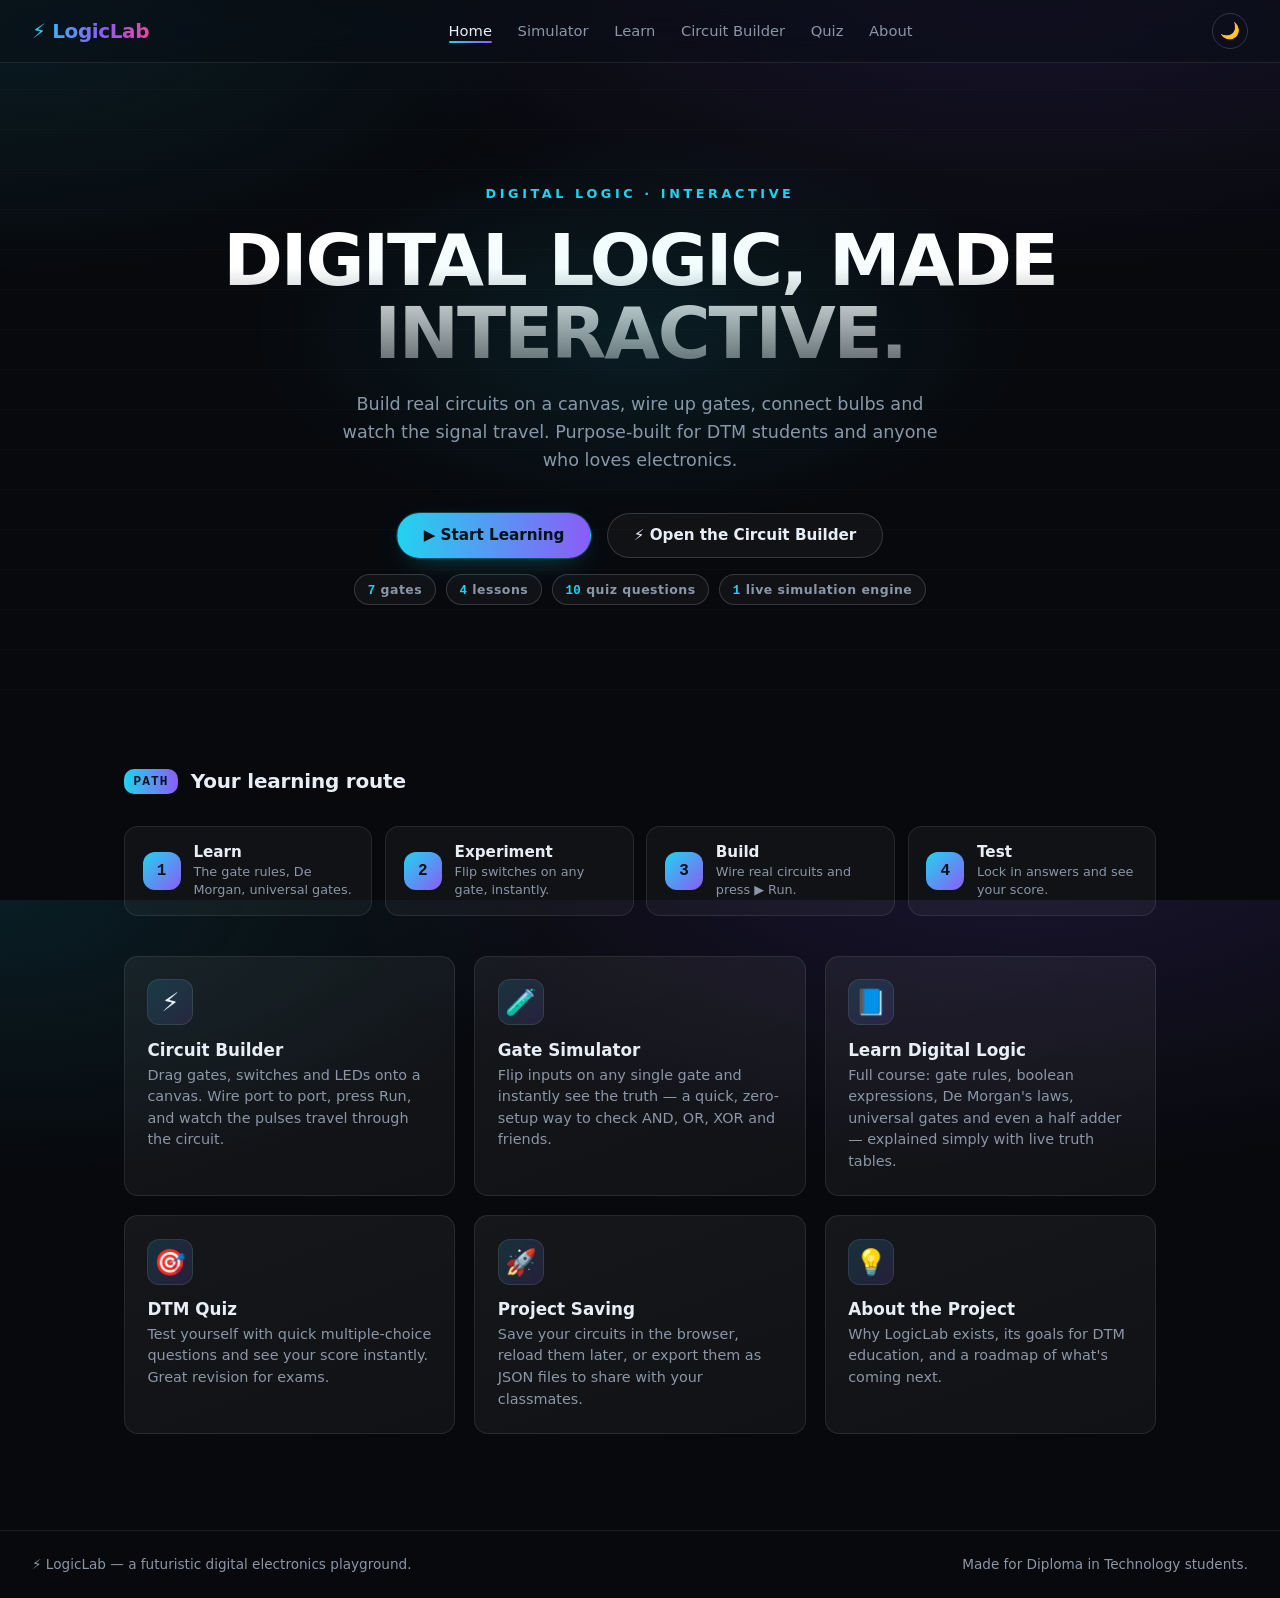
<file: index.html>
<!DOCTYPE html>
<html lang="en">
<head>
    <meta charset="UTF-8">
    <meta name="viewport" content="width=device-width, initial-scale=1.0">
    <title>LogicLab | Learn, Build, Simulate & Test Digital Logic</title>
    <meta name="description" content="LogicLab is a free interactive digital logic playground for DTM students: drag-and-drop circuit builder, live gate simulator, logic gate lessons, truth tables and quizzes.">
    <meta property="og:title" content="LogicLab | Digital Logic Playground">
    <meta property="og:description" content="Build real logic circuits, simulate AND/OR/NOT/NAND/XOR gates and learn digital electronics interactively.">
    <meta property="og:type" content="website">
    <meta name="theme-color" content="#0a0e14">
    <link rel="stylesheet" href="css/style.css">
</head>
<body class="dark-mode">

    <nav class="navbar">
        <div class="logo">⚡ LogicLab</div>
        <ul class="nav-links">
            <li><a href="index.html" class="active">Home</a></li>
            <li><a href="pages/simulator.html">Simulator</a></li>
            <li><a href="pages/learn.html">Learn</a></li>
            <li><a href="pages/builder.html">Circuit Builder</a></li>
            <li><a href="pages/quiz.html">Quiz</a></li>
            <li><a href="pages/about.html">About</a></li>
        </ul>
        <div class="nav-actions">
            <button id="theme-toggle">🌙</button>
            <div class="hamburger">☰</div>
        </div>
    </nav>

    <main>
        <section class="hero">
            <div class="hero-kicker">Digital Logic · Interactive</div>
            <h1>DIGITAL LOGIC, MADE INTERACTIVE.</h1>
            <p>Build real circuits on a canvas, wire up gates, connect bulbs and watch the signal travel.
               Purpose-built for DTM students and anyone who loves electronics.</p>
            <div class="hero-actions">
                <a href="pages/learn.html" class="btn btn-primary">▶ Start Learning</a>
                <a href="pages/builder.html" class="btn btn-secondary">⚡ Open the Circuit Builder</a>
            </div>
            <div class="stat-chips">
                <span class="chip"><b>7</b> gates</span>
                <span class="chip"><b>4</b> lessons</span>
                <span class="chip"><b>10</b> quiz questions</span>
                <span class="chip"><b>1</b> live simulation engine</span>
            </div>
        </section>

        <section class="page" style="padding-top:2.5rem;">
            <div class="section-head" style="margin:0 0 1.2rem;">
                <span class="sh-num">PATH</span>
                <h2>Your learning route</h2>
            </div>
            <div class="step-strip">
                <a class="step-card" href="pages/learn.html">
                    <span class="st-num">1</span>
                    <div><h3>Learn</h3><p>The gate rules, De Morgan, universal gates.</p></div>
                </a>
                <a class="step-card" href="pages/simulator.html">
                    <span class="st-num">2</span>
                    <div><h3>Experiment</h3><p>Flip switches on any gate, instantly.</p></div>
                </a>
                <a class="step-card" href="pages/builder.html">
                    <span class="st-num">3</span>
                    <div><h3>Build</h3><p>Wire real circuits and press ▶ Run.</p></div>
                </a>
                <a class="step-card" href="pages/quiz.html">
                    <span class="st-num">4</span>
                    <div><h3>Test</h3><p>Lock in answers and see your score.</p></div>
                </a>
            </div>

            <div class="grid grid-3" style="margin-top:2.5rem;">
                <a class="card" href="pages/builder.html">
                    <div class="card-icon">⚡</div>
                    <h3>Circuit Builder</h3>
                    <p>Drag gates, switches and LEDs onto a canvas. Wire port to port, press Run, and watch the pulses travel through the circuit.</p>
                </a>
                <a class="card" href="pages/simulator.html">
                    <div class="card-icon">🧪</div>
                    <h3>Gate Simulator</h3>
                    <p>Flip inputs on any single gate and instantly see the truth — a quick, zero-setup way to check AND, OR, XOR and friends.</p>
                </a>
                <a class="card" href="pages/learn.html">
                    <div class="card-icon">📘</div>
                    <h3>Learn Digital Logic</h3>
                    <p>Full course: gate rules, boolean expressions, De Morgan's laws, universal gates and even a half adder — explained simply with live truth tables.</p>
                </a>
                <a class="card" href="pages/quiz.html">
                    <div class="card-icon">🎯</div>
                    <h3>DTM Quiz</h3>
                    <p>Test yourself with quick multiple-choice questions and see your score instantly. Great revision for exams.</p>
                </a>
                <a class="card" href="pages/builder.html">
                    <div class="card-icon">🚀</div>
                    <h3>Project Saving</h3>
                    <p>Save your circuits in the browser, reload them later, or export them as JSON files to share with your classmates.</p>
                </a>
                <a class="card" href="pages/about.html">
                    <div class="card-icon">💡</div>
                    <h3>About the Project</h3>
                    <p>Why LogicLab exists, its goals for DTM education, and a roadmap of what's coming next.</p>
                </a>
            </div>
        </section>
    </main>

    <footer class="site-foot">
        <span>⚡ LogicLab — a futuristic digital electronics playground.</span>
        <span>Made for Diploma in Technology students.</span>
    </footer>

    <script src="js/app.js"></script>
</body>
</html>
</file>
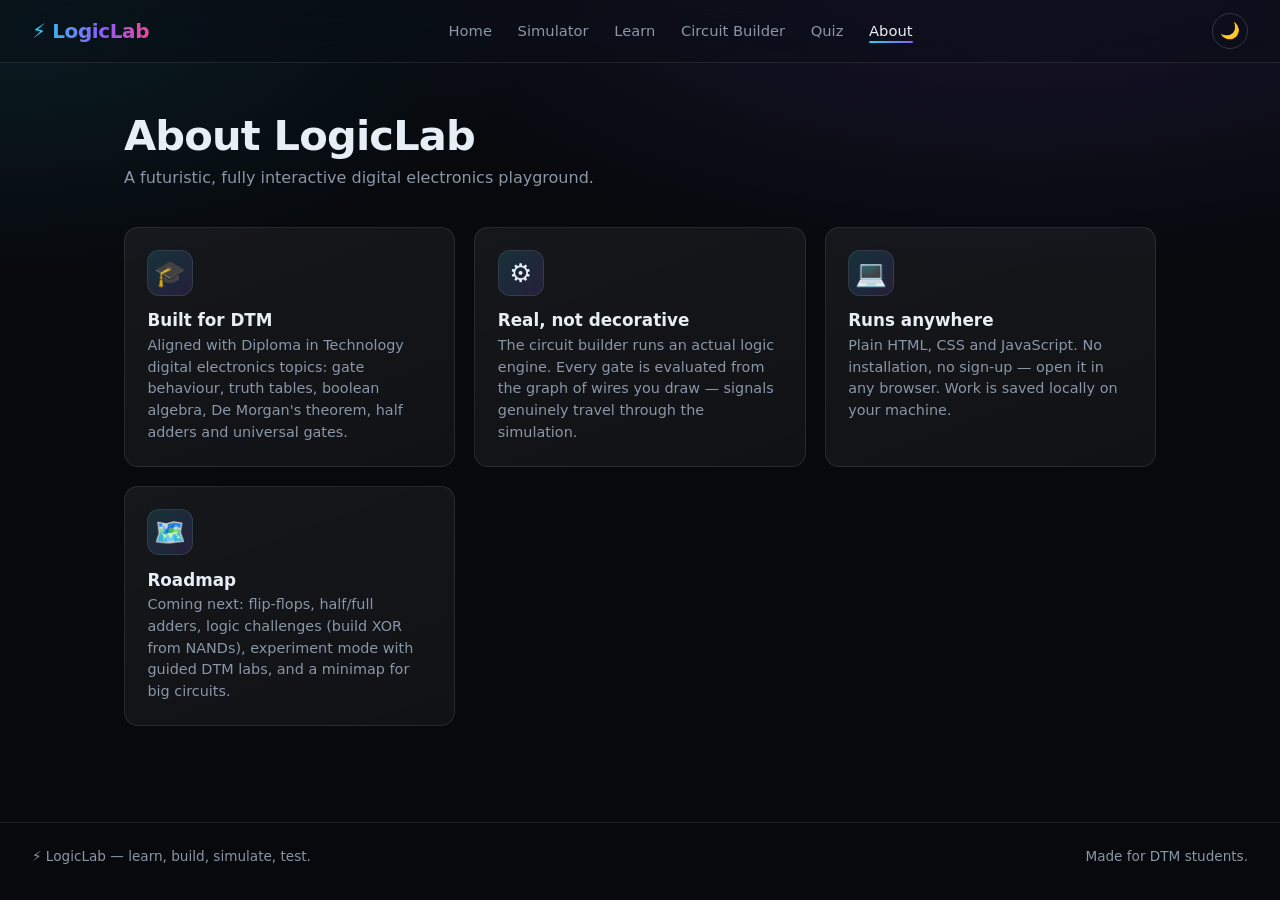
<file: pages/about.html>
<!DOCTYPE html>
<html lang="en">
<head>
    <meta charset="UTF-8">
    <meta name="viewport" content="width=device-width, initial-scale=1.0">
    <title>About LogicLab | Digital Electronics Learning Tool</title>
    <meta name="description" content="About LogicLab: a purposive digital electronics learning tool for Diploma in Technology students — learn gate behaviour, boolean algebra and circuit design.">
    <link rel="stylesheet" href="../css/style.css">
</head>
<body class="dark-mode">

    <nav class="navbar">
        <div class="logo">⚡ LogicLab</div>
        <ul class="nav-links">
            <li><a href="../index.html">Home</a></li>
            <li><a href="simulator.html">Simulator</a></li>
            <li><a href="learn.html">Learn</a></li>
            <li><a href="builder.html">Circuit Builder</a></li>
            <li><a href="quiz.html">Quiz</a></li>
            <li><a href="about.html" class="active">About</a></li>
        </ul>
        <div class="nav-actions">
            <button id="theme-toggle">🌙</button>
            <div class="hamburger">☰</div>
        </div>
    </nav>

    <main class="page">
        <div class="page-head">
            <h1>About LogicLab</h1>
            <p>A futuristic, fully interactive digital electronics playground.</p>
        </div>

        <div class="grid grid-2">
            <div class="card">
                <div class="card-icon">🎓</div>
                <h3>Built for DTM</h3>
                <p>Aligned with Diploma in Technology digital electronics topics: gate behaviour, truth tables,
                   boolean algebra, De Morgan's theorem, half adders and universal gates.</p>
            </div>
            <div class="card">
                <div class="card-icon">⚙️</div>
                <h3>Real, not decorative</h3>
                <p>The circuit builder runs an actual logic engine. Every gate is evaluated from the graph of
                   wires you draw — signals genuinely travel through the simulation.</p>
            </div>
            <div class="card">
                <div class="card-icon">💻</div>
                <h3>Runs anywhere</h3>
                <p>Plain HTML, CSS and JavaScript. No installation, no sign-up — open it in any browser.
                   Work is saved locally on your machine.</p>
            </div>
            <div class="card">
                <div class="card-icon">🗺️</div>
                <h3>Roadmap</h3>
                <p>Coming next: flip-flops, half/full adders, logic challenges (build XOR from NANDs),
                   experiment mode with guided DTM labs, and a minimap for big circuits.</p>
            </div>
        </div>
    </main>

    <footer class="site-foot">
        <span>⚡ LogicLab — learn, build, simulate, test.</span>
        <span>Made for DTM students.</span>
    </footer>

    <script src="../js/app.js"></script>
</body>
</html>
</file>
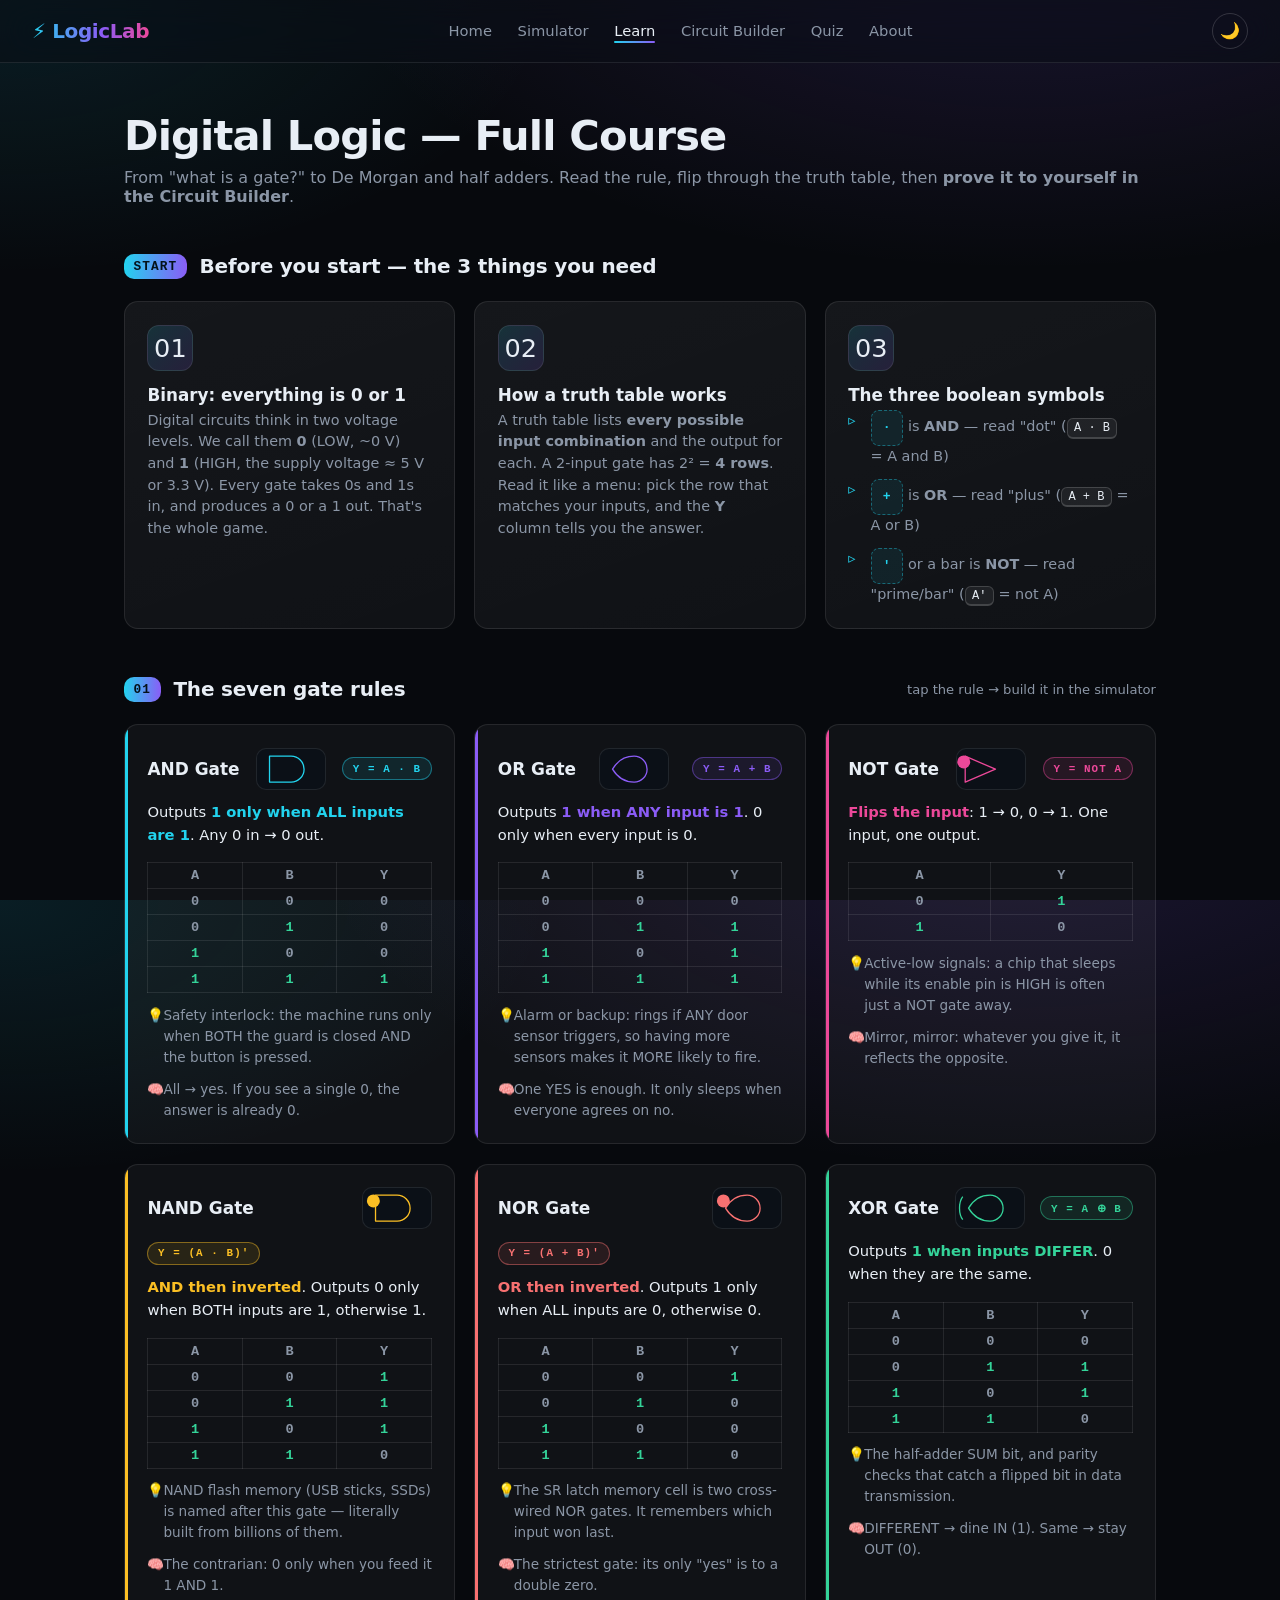
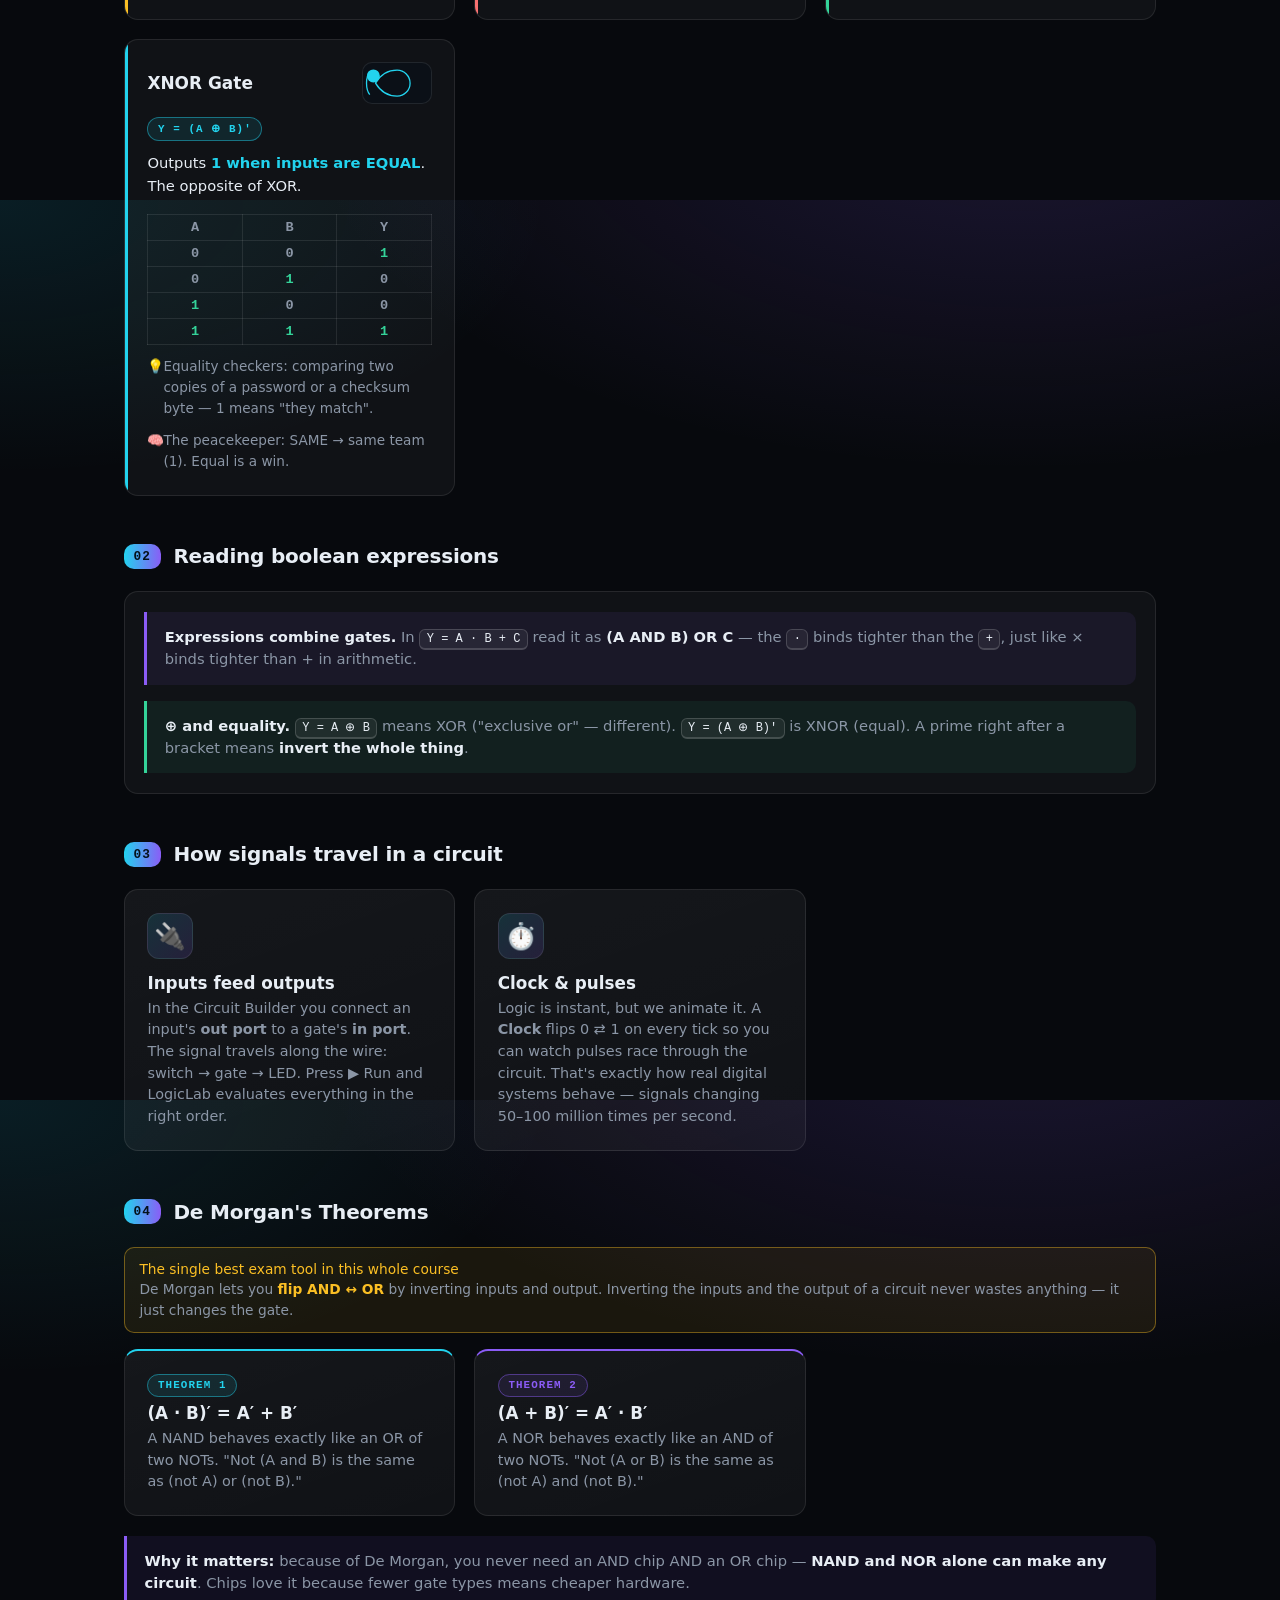
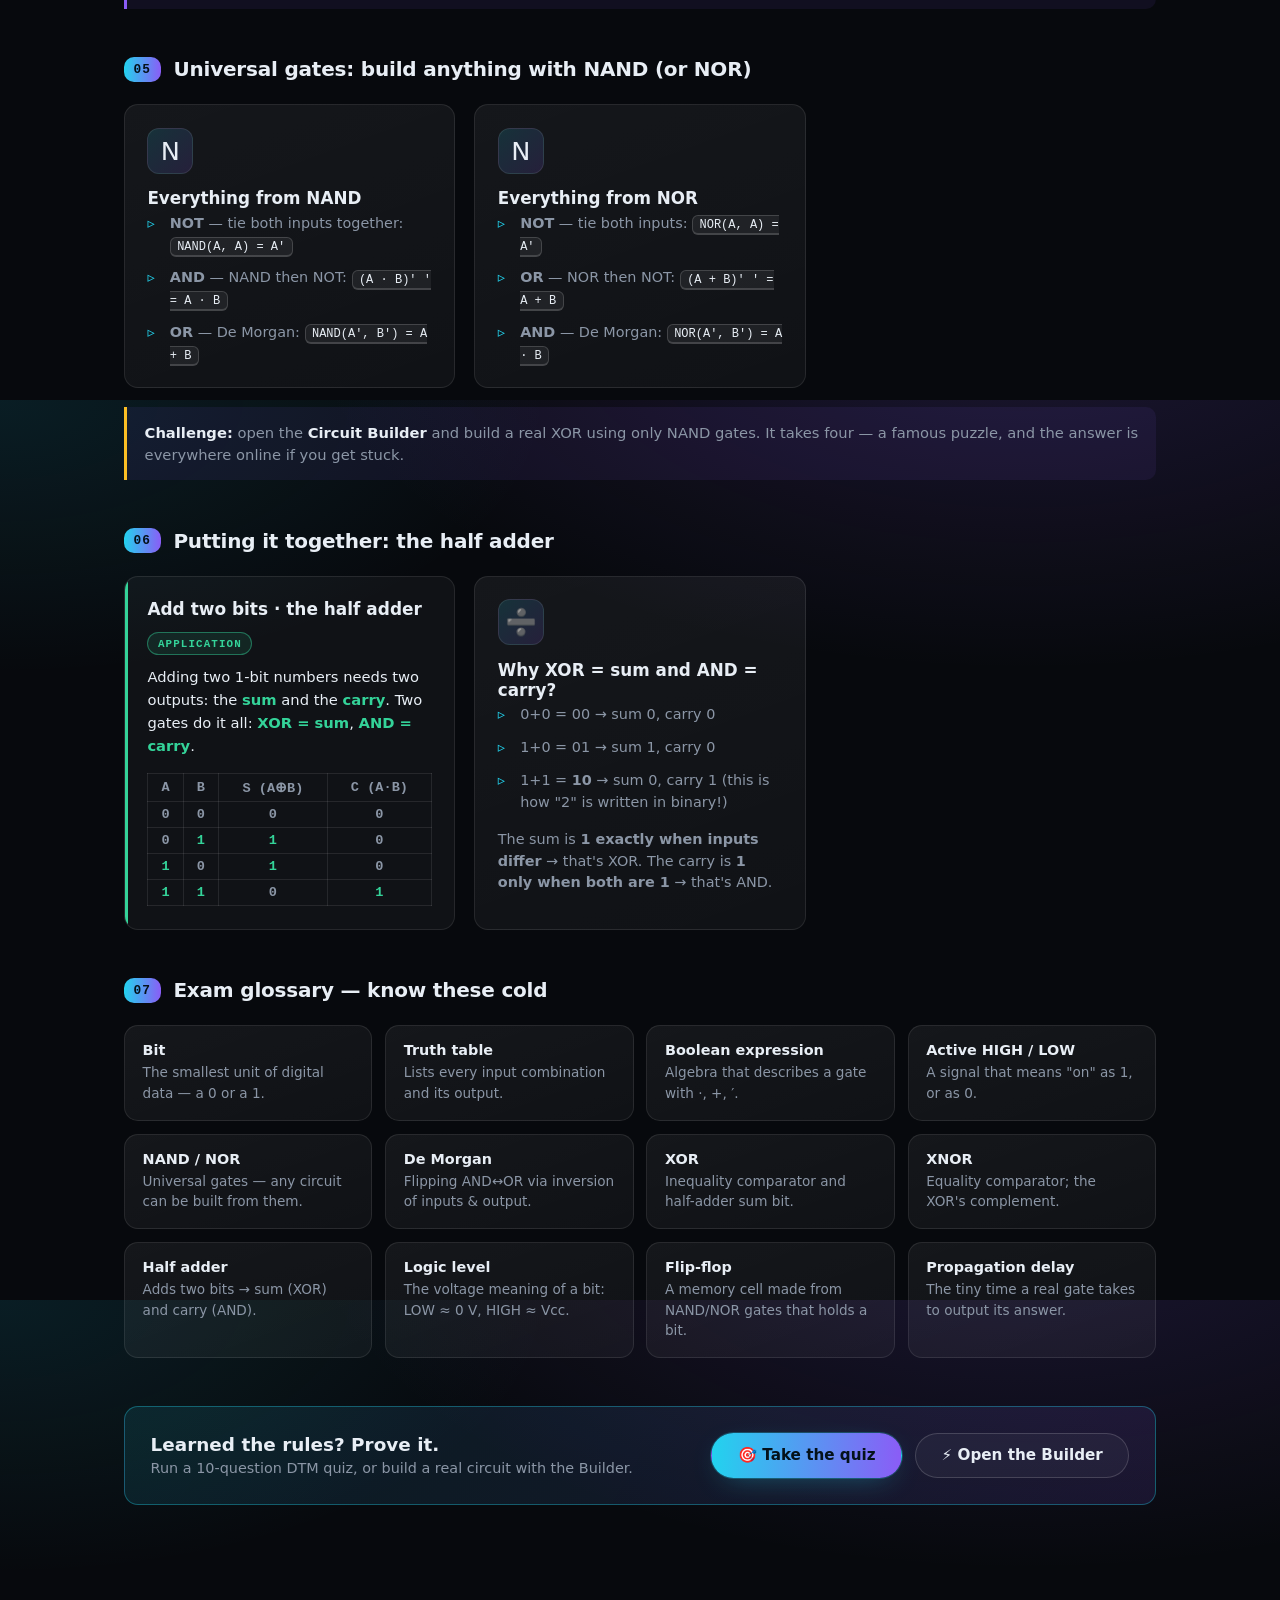
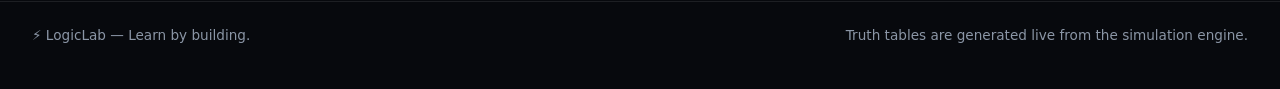
<file: pages/learn.html>
<!DOCTYPE html>
<html lang="en">
<head>
    <meta charset="UTF-8">
    <meta name="viewport" content="width=device-width, initial-scale=1.0">
    <title>Learn Digital Logic Gates — Full Course | LogicLab</title>
    <meta name="description" content="The complete digital logic course: binary basics, AND/OR/NOT/NAND/NOR/XOR/XNOR lessons with symbols, boolean expressions, truth tables, De Morgan's theorems, universal gates and a half adder.">
    <link rel="stylesheet" href="../css/style.css">
</head>
<body class="dark-mode">

    <nav class="navbar">
        <div class="logo">⚡ LogicLab</div>
        <ul class="nav-links">
            <li><a href="../index.html">Home</a></li>
            <li><a href="simulator.html">Simulator</a></li>
            <li><a href="learn.html" class="active">Learn</a></li>
            <li><a href="builder.html">Circuit Builder</a></li>
            <li><a href="quiz.html">Quiz</a></li>
            <li><a href="about.html">About</a></li>
        </ul>
        <div class="nav-actions">
            <button id="theme-toggle">🌙</button>
            <div class="hamburger">☰</div>
        </div>
    </nav>

    <main class="page">
        <div class="page-head">
            <h1>Digital Logic — Full Course</h1>
            <p>From "what is a gate?" to De Morgan and half adders. Read the rule, flip through the truth
               table, then <b>prove it to yourself in the Circuit Builder</b>.</p>
        </div>

        <!-- ===== 0. Before you start ===== -->
        <div class="section-head">
            <span class="sh-num">START</span>
            <h2>Before you start — the 3 things you need</h2>
        </div>
        <div class="grid grid-2">
            <div class="card">
                <div class="card-icon">01</div>
                <h3>Binary: everything is 0 or 1</h3>
                <p>Digital circuits think in two voltage levels. We call them <b>0</b> (LOW, ~0 V) and
                   <b>1</b> (HIGH, the supply voltage ≈ 5 V or 3.3 V). Every gate takes 0s and 1s in,
                   and produces a 0 or a 1 out. That's the whole game.</p>
            </div>
            <div class="card">
                <div class="card-icon">02</div>
                <h3>How a truth table works</h3>
                <p>A truth table lists <b>every possible input combination</b> and the output for each.
                   A 2-input gate has 2² = <b>4 rows</b>. Read it like a menu: pick the row that matches
                   your inputs, and the <b>Y</b> column tells you the answer.</p>
            </div>
            <div class="card">
                <div class="card-icon">03</div>
                <h3>The three boolean symbols</h3>
                <ul class="info-list">
                    <li><span class="expr-chip">·</span> is <b>AND</b> — read "dot" (<span class="kbd">A · B</span> = A and B)</li>
                    <li><span class="expr-chip">+</span> is <b>OR</b> — read "plus" (<span class="kbd">A + B</span> = A or B)</li>
                    <li><span class="expr-chip">′</span> or a bar is <b>NOT</b> — read "prime/bar" (<span class="kbd">A′</span> = not A)</li>
                </ul>
            </div>
        </div>

        <!-- ===== 1. The gate rules ===== -->
        <div class="section-head">
            <span class="sh-num">01</span>
            <h2>The seven gate rules</h2>
            <span class="sh-note">tap the rule → build it in the simulator</span>
        </div>
        <div class="grid grid-2" id="gate-cards"></div>

        <!-- ===== 2. Boolean primer ===== -->
        <div class="section-head">
            <span class="sh-num">02</span>
            <h2>Reading boolean expressions</h2>
        </div>
        <div class="glass">
            <div class="note">
                <b>Expressions combine gates.</b> In <span class="kbd">Y = A · B + C</span> read it as
                <b>(A AND B) OR C</b> — the <span class="kbd">·</span> binds tighter than the
                <span class="kbd">+</span>, just like × binds tighter than + in arithmetic.
            </div>
            <div class="note" style="border-left-color:var(--green);background:rgba(52,211,153,0.07);">
                <b>⊕ and equality.</b> <span class="kbd">Y = A ⊕ B</span> means XOR ("exclusive or" —
                different). <span class="kbd">Y = (A ⊕ B)′</span> is XNOR (equal). A prime right after
                a bracket means <b>invert the whole thing</b>.
            </div>
        </div>

        <!-- ===== 3. Signals & the builder ===== -->
        <div class="section-head">
            <span class="sh-num">03</span>
            <h2>How signals travel in a circuit</h2>
        </div>
        <div class="grid grid-2">
            <div class="card">
                <div class="card-icon">🔌</div>
                <h3>Inputs feed outputs</h3>
                <p>In the Circuit Builder you connect an input's <b>out port</b> to a gate's
                   <b>in port</b>. The signal travels along the wire: switch → gate → LED.
                   Press ▶ Run and LogicLab evaluates everything in the right order.</p>
            </div>
            <div class="card">
                <div class="card-icon">⏱️</div>
                <h3>Clock &amp; pulses</h3>
                <p>Logic is instant, but we animate it. A <b>Clock</b> flips 0 ⇄ 1 on every tick so you can
                   watch pulses race through the circuit. That's exactly how real digital systems behave
                   — signals changing 50–100 million times per second.</p>
            </div>
        </div>

        <!-- ===== 4. De Morgan ===== -->
        <div class="section-head">
            <span class="sh-num">04</span>
            <h2>De Morgan's Theorems</h2>
        </div>
        <div class="tip-box" style="margin-bottom:1rem;">
            <div class="t-head">The single best exam tool in this whole course</div>
            De Morgan lets you <b>flip AND ↔ OR</b> by inverting inputs and output.
            Inverting the inputs and the output of a circuit never wastes anything — it just changes the gate.
        </div>
        <div class="grid grid-2">
            <div class="card" style="border-top:2px solid var(--cyan);">
                <span class="badge" style="--accent:var(--cyan);">THEOREM 1</span>
                <h3 style="margin-top:.7rem;">(A · B)′ = A′ + B′</h3>
                <p>A NAND behaves exactly like an OR of two NOTs. "Not (A and B) is the same as (not A) or (not B)."</p>
            </div>
            <div class="card" style="border-top:2px solid var(--violet);">
                <span class="badge" style="--accent:var(--violet);">THEOREM 2</span>
                <h3 style="margin-top:.7rem;">(A + B)′ = A′ · B′</h3>
                <p>A NOR behaves exactly like an AND of two NOTs. "Not (A or B) is the same as (not A) and (not B)."</p>
            </div>
        </div>
        <div class="note" style="margin-top:1.2rem;">
            <b>Why it matters:</b> because of De Morgan, you never need an AND chip AND an OR chip —
            <b>NAND and NOR alone can make any circuit</b>. Chips love it because fewer gate types
            means cheaper hardware.
        </div>

        <!-- ===== 5. Universal gates ===== -->
        <div class="section-head">
            <span class="sh-num">05</span>
            <h2>Universal gates: build anything with NAND (or NOR)</h2>
        </div>
        <div class="grid grid-2">
            <div class="card">
                <div class="card-icon">N</div>
                <h3>Everything from NAND</h3>
                <ul class="info-list">
                    <li><b>NOT</b> — tie both inputs together: <span class="kbd">NAND(A, A) = A′</span></li>
                    <li><b>AND</b> — NAND then NOT: <span class="kbd">(A · B)′ ′ = A · B</span></li>
                    <li><b>OR</b> — De Morgan: <span class="kbd">NAND(A′, B′) = A + B</span></li>
                </ul>
            </div>
            <div class="card">
                <div class="card-icon">N</div>
                <h3>Everything from NOR</h3>
                <ul class="info-list">
                    <li><b>NOT</b> — tie both inputs: <span class="kbd">NOR(A, A) = A′</span></li>
                    <li><b>OR</b> — NOR then NOT: <span class="kbd">(A + B)′ ′ = A + B</span></li>
                    <li><b>AND</b> — De Morgan: <span class="kbd">NOR(A′, B′) = A · B</span></li>
                </ul>
            </div>
        </div>
        <div class="note" style="margin-top:1.2rem;border-left-color:var(--amber);">
            <b>Challenge:</b> open the <b>Circuit Builder</b> and build a real XOR using only NAND gates.
            It takes four — a famous puzzle, and the answer is everywhere online if you get stuck.
        </div>

        <!-- ===== 6. Application ===== -->
        <div class="section-head">
            <span class="sh-num">06</span>
            <h2>Putting it together: the half adder</h2>
        </div>
        <div class="grid grid-2">
            <div class="lesson-card" style="--accent:var(--green);">
                <div class="lc-top"><h3>Add two bits · the half adder</h3><span class="badge" style="--accent:var(--green);">APPLICATION</span></div>
                <p class="gate-rule">Adding two 1-bit numbers needs two outputs: the <b>sum</b> and the
                   <b>carry</b>. Two gates do it all: <b>XOR = sum</b>, <b>AND = carry</b>.</p>
                <div class="tt">
                    <table class="truth-table">
                        <thead><tr><th>A</th><th>B</th><th>S (A⊕B)</th><th>C (A·B)</th></tr></thead>
                        <tbody>
                            <tr><td><span class="bin lo">0</span></td><td><span class="bin lo">0</span></td><td><span class="bin lo">0</span></td><td><span class="bin lo">0</span></td></tr>
                            <tr><td><span class="bin lo">0</span></td><td><span class="bin hi">1</span></td><td><span class="bin hi">1</span></td><td><span class="bin lo">0</span></td></tr>
                            <tr><td><span class="bin hi">1</span></td><td><span class="bin lo">0</span></td><td><span class="bin hi">1</span></td><td><span class="bin lo">0</span></td></tr>
                            <tr><td><span class="bin hi">1</span></td><td><span class="bin hi">1</span></td><td><span class="bin lo">0</span></td><td><span class="bin hi">1</span></td></tr>
                        </tbody>
                    </table>
                </div>
            </div>
            <div class="card">
                <div class="card-icon">➗</div>
                <h3>Why XOR = sum and AND = carry?</h3>
                <ul class="info-list">
                    <li>0+0 = 00 → sum 0, carry 0</li>
                    <li>1+0 = 01 → sum 1, carry 0</li>
                    <li>1+1 = <b>10</b> → sum 0, carry 1 (this is how "2" is written in binary!)</li>
                </ul>
                <p style="margin-top:1rem;">The sum is <b>1 exactly when inputs differ</b> → that's XOR.
                   The carry is <b>1 only when both are 1</b> → that's AND.</p>
            </div>
        </div>

        <!-- ===== 7. Glossary ===== -->
        <div class="section-head">
            <span class="sh-num">07</span>
            <h2>Exam glossary — know these cold</h2>
        </div>
        <div class="glossary">
            <div class="card"><b>Bit</b><span>The smallest unit of digital data — a 0 or a 1.</span></div>
            <div class="card"><b>Truth table</b><span>Lists every input combination and its output.</span></div>
            <div class="card"><b>Boolean expression</b><span>Algebra that describes a gate with ·, +, ′.</span></div>
            <div class="card"><b>Active HIGH / LOW</b><span>A signal that means "on" as 1, or as 0.</span></div>
            <div class="card"><b>NAND / NOR</b><span>Universal gates — any circuit can be built from them.</span></div>
            <div class="card"><b>De Morgan</b><span>Flipping AND↔OR via inversion of inputs &amp; output.</span></div>
            <div class="card"><b>XOR</b><span>Inequality comparator and half-adder sum bit.</span></div>
            <div class="card"><b>XNOR</b><span>Equality comparator; the XOR's complement.</span></div>
            <div class="card"><b>Half adder</b><span>Adds two bits → sum (XOR) and carry (AND).</span></div>
            <div class="card"><b>Logic level</b><span>The voltage meaning of a bit: LOW ≈ 0 V, HIGH ≈ Vcc.</span></div>
            <div class="card"><b>Flip-flop</b><span>A memory cell made from NAND/NOR gates that holds a bit.</span></div>
            <div class="card"><b>Propagation delay</b><span>The tiny time a real gate takes to output its answer.</span></div>
        </div>

        <!-- ===== CTA ===== -->
        <div class="cta-strip">
            <div>
                <h3>Learned the rules? Prove it.</h3>
                <p>Run a 10-question DTM quiz, or build a real circuit with the Builder.</p>
            </div>
            <div style="display:flex;gap:.8rem;flex-wrap:wrap;">
                <a href="quiz.html" class="btn btn-primary">🎯 Take the quiz</a>
                <a href="builder.html" class="btn btn-secondary">⚡ Open the Builder</a>
            </div>
        </div>
    </main>

    <footer class="site-foot">
        <span>⚡ LogicLab — Learn by building.</span>
        <span>Truth tables are generated live from the simulation engine.</span>
    </footer>

    <script src="../js/app.js"></script>
    <script src="../js/gates.js"></script>
    <script src="../js/truth-table.js"></script>
    <script>
        document.addEventListener('DOMContentLoaded', function () {
            var types = ['AND', 'OR', 'NOT', 'NAND', 'NOR', 'XOR', 'XNOR'];
            var ACCENT = {
                AND: '#22d3ee', OR: '#8b5cf6', NOT: '#ec4899',
                NAND: '#fbbf24', NOR: '#f87171', XOR: '#34d399', XNOR: '#22d3ee'
            };
            var RULE = {
                AND: 'Outputs <b>1 only when ALL inputs are 1</b>. Any 0 in → 0 out.',
                OR: 'Outputs <b>1 when ANY input is 1</b>. 0 only when every input is 0.',
                NOT: '<b>Flips the input</b>: 1 → 0, 0 → 1. One input, one output.',
                NAND: '<b>AND then inverted</b>. Outputs 0 only when BOTH inputs are 1, otherwise 1.',
                NOR: '<b>OR then inverted</b>. Outputs 1 only when ALL inputs are 0, otherwise 0.',
                XOR: 'Outputs <b>1 when inputs DIFFER</b>. 0 when they are the same.',
                XNOR: 'Outputs <b>1 when inputs are EQUAL</b>. The opposite of XOR.'
            };
            var REAL = {
                AND: 'Safety interlock: the machine runs only when BOTH the guard is closed AND the button is pressed.',
                OR: 'Alarm or backup: rings if ANY door sensor triggers, so having more sensors makes it MORE likely to fire.',
                NOT: 'Active-low signals: a chip that sleeps while its enable pin is HIGH is often just a NOT gate away.',
                NAND: 'NAND flash memory (USB sticks, SSDs) is named after this gate — literally built from billions of them.',
                NOR: 'The SR latch memory cell is two cross-wired NOR gates. It remembers which input won last.',
                XOR: 'The half-adder SUM bit, and parity checks that catch a flipped bit in data transmission.',
                XNOR: 'Equality checkers: comparing two copies of a password or a checksum byte — 1 means "they match".'
            };
            var MMM = {
                AND: 'All → yes. If you see a single 0, the answer is already 0.',
                OR: 'One YES is enough. It only sleeps when everyone agrees on no.',
                NOT: 'Mirror, mirror: whatever you give it, it reflects the opposite.',
                NAND: 'The contrarian: 0 only when you feed it 1 AND 1.',
                NOR: 'The strictest gate: its only "yes" is to a double zero.',
                XOR: 'DIFFERENT → dine IN (1). Same → stay OUT (0).',
                XNOR: 'The peacekeeper: SAME → same team (1). Equal is a win.'
            };

            var host = document.getElementById('gate-cards');
            types.forEach(function (t) {
                var c = window.CircuitComponents[t]; if (!c) return;
                var card = document.createElement('div');
                card.className = 'lesson-card';
                card.style.setProperty('--accent', ACCENT[t]);
                card.innerHTML =
                    '<div class="lc-top">' +
                        '<h3>' + c.name + '</h3>' +
                        '<svg width="70" height="42" data-sym="' + t + '" class="sym-box"></svg>' +
                        '<span class="badge">' + c.expr + '</span>' +
                    '</div>' +
                    '<p class="gate-rule">' + RULE[t] + '</p>' +
                    '<div class="tt" id="tt-' + t + '"></div>' +
                    '<p class="real">' + REAL[t] + '</p>' +
                    '<p class="mmm">' + MMM[t] + '</p>';
                host.appendChild(card);
                document.getElementById('tt-' + t).innerHTML = window.TruthTable.html(t);
            });

            /* draw the classic gate symbols */
            var S = window.GateSymbols;
            var opts = { AND: { d: S.AND }, OR: { d: S.OR }, NOT: { d: S.NOT_TRI, bubble: [8, 18, 6] },
                NAND: { d: S.NAND, bubble: [13, 18, 6] }, NOR: { d: S.NOR, bubble: [13, 18, 6] },
                XOR: { d: S.OR, extra: S.XOR_TAIL }, XNOR: { d: S.OR, extra: S.XNOR_TAIL, bubble: [13, 18, 6] } };
            document.querySelectorAll('.sym-box').forEach(function (svg) {
                var o = opts[svg.getAttribute('data-sym')];
                var NS = 'http://www.w3.org/2000/svg';
                var scale = 0.72, tx = 1, ty = 0;
                function p(d) {
                    var el = document.createElementNS(NS, 'path');
                    el.setAttribute('d', d);
                    el.setAttribute('transform', 'translate(' + tx + ' ' + ty + ') scale(' + scale + ')');
                    el.setAttribute('fill', 'none');
                    el.setAttribute('stroke', 'currentColor');
                    el.setAttribute('stroke-width', '1.8');
                    el.setAttribute('stroke-linejoin', 'round');
                    svg.appendChild(el);
                }
                function b(x, y, r) {
                    var c = document.createElementNS(NS, 'circle');
                    c.setAttribute('cx', tx + x * scale);
                    c.setAttribute('cy', ty + y * scale);
                    c.setAttribute('r', r + 0.5);
                    c.setAttribute('fill', 'currentColor');
                    svg.appendChild(c);
                }
                p(o.d);
                if (o.extra) p(o.extra);
                if (o.bubble) b(o.bubble[0], o.bubble[1], o.bubble[2]);
            });
        });
    </script>
</body>
</html>
</file>
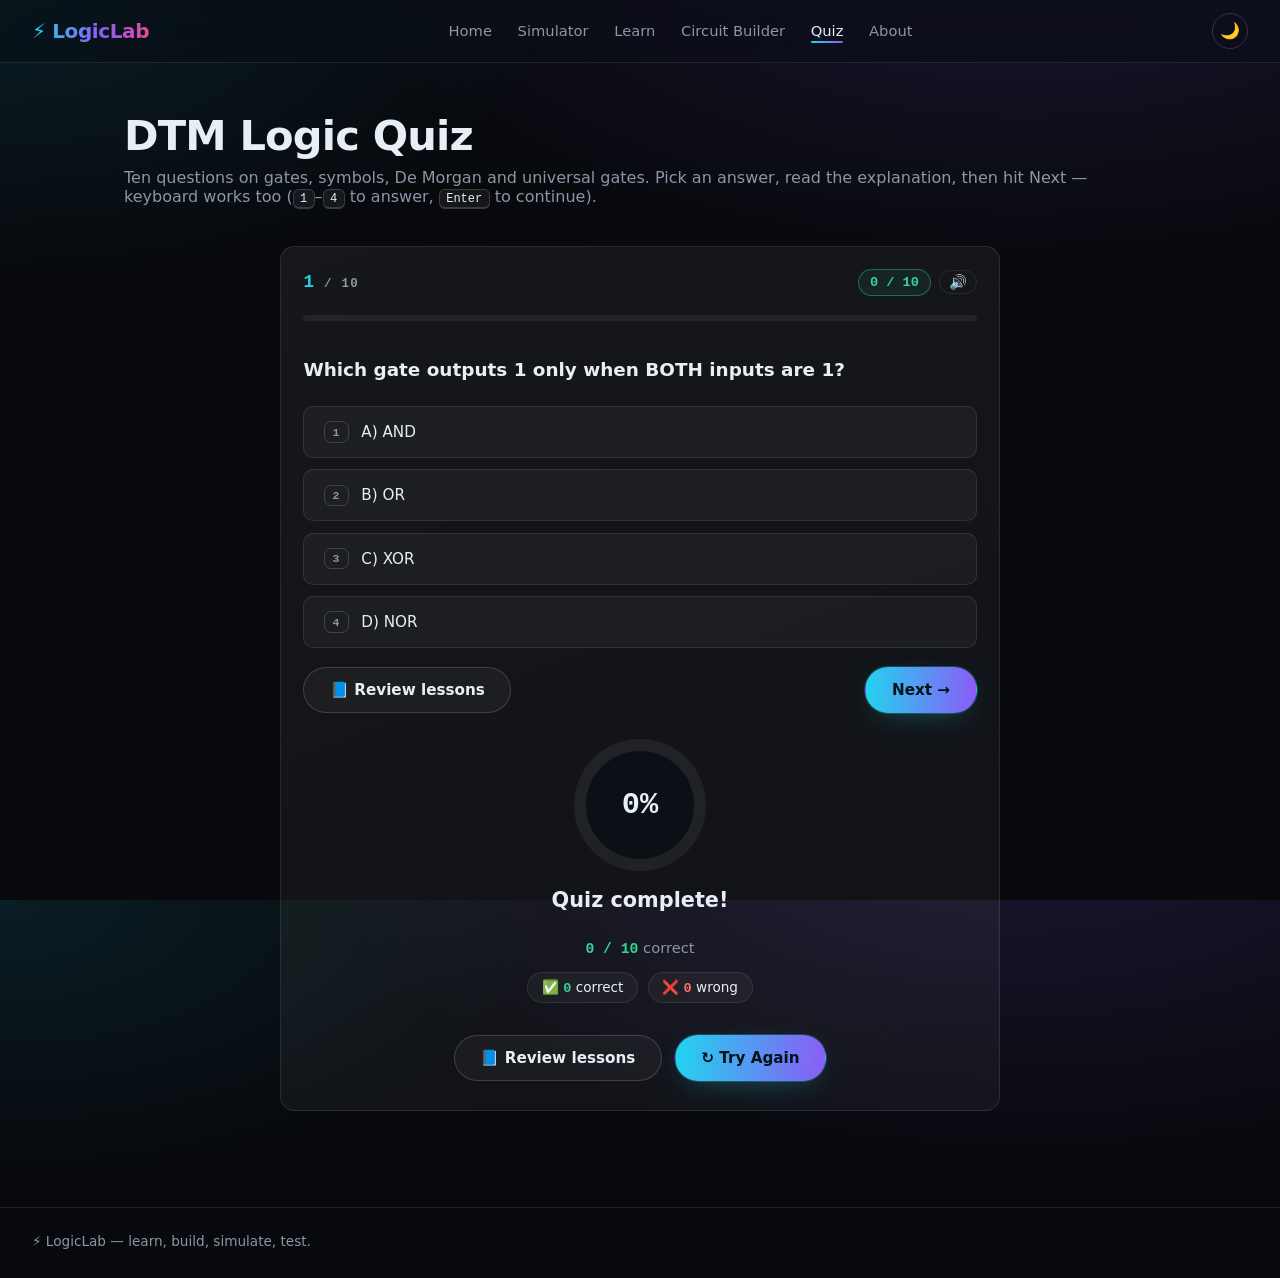
<file: pages/quiz.html>
<!DOCTYPE html>
<html lang="en">
<head>
    <meta charset="UTF-8">
    <meta name="viewport" content="width=device-width, initial-scale=1.0">
    <title>Digital Logic Quiz | LogicLab</title>
    <meta name="description" content="Test your digital logic knowledge with a free DTM quiz on gates, truth tables, De Morgan's theorem and universal gates — with gate symbols and instant explanations.">
    <link rel="stylesheet" href="../css/style.css">
</head>
<body class="dark-mode">

    <nav class="navbar">
        <div class="logo">⚡ LogicLab</div>
        <ul class="nav-links">
            <li><a href="../index.html">Home</a></li>
            <li><a href="simulator.html">Simulator</a></li>
            <li><a href="learn.html">Learn</a></li>
            <li><a href="builder.html">Circuit Builder</a></li>
            <li><a href="quiz.html" class="active">Quiz</a></li>
            <li><a href="about.html">About</a></li>
        </ul>
        <div class="nav-actions">
            <button id="theme-toggle">🌙</button>
            <div class="hamburger">☰</div>
        </div>
    </nav>

    <main class="page">
        <div class="page-head">
            <h1>DTM Logic Quiz</h1>
            <p>Ten questions on gates, symbols, De Morgan and universal gates. Pick an answer, read the
               explanation, then hit Next — keyboard works too (<span class="kbd">1</span>–<span class="kbd">4</span> to answer, <span class="kbd">Enter</span> to continue).</p>
        </div>

        <div class="card quiz-box" id="quiz-box">
            <div class="quiz-top">
                <div class="qz-counter"><span id="qz-n">1</span> / 10</div>
                <div class="qz-actions">
                    <div class="qz-score" id="quiz-score">0 / 10</div>
                    <button class="qz-sound" id="quiz-sound" type="button" aria-pressed="true" title="Toggle answer sound">🔊</button>
                </div>
            </div>
            <div class="quiz-progress"><div id="quiz-bar" style="width:0%"></div></div>

            <div id="quiz-body">
                <div class="quiz-symbol" id="quiz-symbol" hidden></div>
                <div id="quiz-q" class="quiz-q"></div>
                <div id="quiz-opts"></div>
                <div id="quiz-fb" class="quiz-fb" hidden></div>

                <div class="quiz-foot">
                    <a href="learn.html" class="btn btn-secondary">📘 Review lessons</a>
                    <button class="btn btn-primary" id="quiz-next" hidden>Next →</button>
                </div>
            </div>

            <div id="quiz-result" class="quiz-result" hidden>
                <div class="qr-ring" id="qr-ring"><span id="qr-pct">0%</span></div>
                <h3 id="qr-title">Quiz complete!</h3>
                <p id="qr-msg"></p>
                <div class="qr-score-line"><b id="qr-score">0 / 10</b> correct</div>
                <div class="qr-breakdown">
                    <span class="qr-good">✅ <b id="qr-correct">0</b> correct</span>
                    <span class="qr-bad">❌ <b id="qr-wrong">0</b> wrong</span>
                </div>
                <div class="quiz-foot" style="justify-content:center;margin-top:1.3rem;">
                    <a href="learn.html" class="btn btn-secondary">📘 Review lessons</a>
                    <button class="btn btn-primary" id="qr-restart">↻ Try Again</button>
                </div>
            </div>
        </div>
    </main>

    <footer class="site-foot">
        <span>⚡ LogicLab — learn, build, simulate, test.</span>
    </footer>

    <script src="../js/app.js"></script>
    <script src="../js/gates.js"></script>
    <script>
        (function () {
            var QUESTIONS = [
                { q: 'Which gate outputs 1 only when BOTH inputs are 1?',
                  o: ['AND', 'OR', 'XOR', 'NOR'], a: 0,
                  ex: 'AND is the strict one — every input must be 1. A single 0 anywhere forces the output to 0.' },
                { q: 'What comes out of a NOT gate when its input is 1?',
                  o: ['It stays 1', 'It becomes 0', 'It doubles', 'High impedance'], a: 1,
                  ex: 'NOT flips the level: 1 → 0 and 0 → 1. No exceptions, no arithmetic.' },
                { q: 'This symbol represents which gate?', sym: 'NAND',
                  o: ['AND', 'NAND', 'OR', 'NOT'], a: 1,
                  ex: 'An AND body with a bubble (circle) on the output means "AND, then invert" — that is NAND.' },
                { q: 'Which gate outputs 1 when the inputs are DIFFERENT?',
                  o: ['AND', 'OR', 'XOR', 'XNOR'], a: 2,
                  ex: 'XOR is the inequality detector: different inputs → 1, same inputs → 0.' },
                { q: 'By De Morgan\u2019s theorem, (A · B)′ equals…',
                  o: ['A′ + B′', 'A′ · B′', 'A · B', 'A + B'], a: 0,
                  ex: 'Flip the operator and invert everything: AND becomes OR, so (A·B)′ = A′ + B′.' },
                { q: 'Which two gates are called "universal gates"?',
                  o: ['AND & OR', 'NAND & NOR', 'XOR & XNOR', 'NOT & AND'], a: 1,
                  ex: 'With NAND alone — or NOR alone — you can build every other gate. That is why they are "universal".' },
                { q: 'This symbol belongs to which gate?', sym: 'XOR',
                  o: ['OR', 'NOR', 'XOR', 'XNOR'], a: 2,
                  ex: 'The extra curved tail on the left marks the XOR family. No bubble = XOR, bubble = XNOR.' },
                { q: 'In a half adder, which gate produces the CARRY output?',
                  o: ['XOR', 'AND', 'OR', 'NOT'], a: 1,
                  ex: 'Carry is 1 only when both bits are 1 — exactly what an AND gate does. XOR gives the sum bit.' },
                { q: 'How many rows does a 3-input gate\u2019s truth table have?',
                  o: ['3', '6', '8', '9'], a: 2,
                  ex: '2 inputs → 4 rows, 3 inputs → 8 rows (2³). Each extra input doubles the table.' },
                { q: 'Which gate outputs 0 only when ALL inputs are 1?',
                  o: ['AND', 'OR', 'NAND', 'NOR'], a: 2,
                  ex: 'NAND is AND-then-NOT: it is 0 in exactly the one row where AND would be 1.' }
            ];

            var idx = 0, score = 0, locked = false;
            var bodyEl = document.getElementById('quiz-body');
            var resultEl = document.getElementById('quiz-result');
            var qrPct = document.getElementById('qr-pct');
            var qrRing = document.getElementById('qr-ring');
            var qrTitle = document.getElementById('qr-title');
            var qrMsg = document.getElementById('qr-msg');
            var qrScore = document.getElementById('qr-score');
            var qrCorrect = document.getElementById('qr-correct');
            var qrWrong = document.getElementById('qr-wrong');
            var qEl = document.getElementById('quiz-q');
            var symEl = document.getElementById('quiz-symbol');
            var oEl = document.getElementById('quiz-opts');
            var fbEl = document.getElementById('quiz-fb');
            var bar = document.getElementById('quiz-bar');
            var nEl = document.getElementById('qz-n');
            var scoreEl = document.getElementById('quiz-score');
            var next = document.getElementById('quiz-next');

            var NS = 'http://www.w3.org/2000/svg';
            var SYM = { AND: {}, OR: {}, NAND: {}, XOR: {}, NOR: {}, NOT: {}, XNOR: {} };

            function drawSymbol(svg, type) {
                var S = window.GateSymbols;
                var orBody = type === 'OR' || type === 'XOR' || type === 'NOR' || type === 'XNOR';
                var andBody = type === 'AND' || type === 'NAND';
                var bubble = type === 'NAND' || type === 'NOR' || type === 'XNOR';
                function p(d) {
                    var el = document.createElementNS(NS, 'path');
                    el.setAttribute('d', d);
                    el.setAttribute('fill', 'none');
                    el.setAttribute('stroke', 'currentColor');
                    el.setAttribute('stroke-width', '3');
                    el.setAttribute('stroke-linejoin', 'round');
                    svg.appendChild(el);
                }
                function line(x1, y1, x2, y2) { p('M ' + x1 + ' ' + y1 + ' L ' + x2 + ' ' + y2); }
                if (type === 'NOT') {
                    line(0, 28, 8, 28);
                    p(S.NOT_TRI);
                    var c = document.createElementNS(NS, 'circle');
                    c.setAttribute('cx', 66); c.setAttribute('cy', 28); c.setAttribute('r', 7);
                    c.setAttribute('fill', 'currentColor');
                    svg.appendChild(c);
                    line(75, 28, 96, 28);
                    return;
                }
                if (type === 'AND' || type === 'NAND') { line(0, 16, 16, 16); line(0, 40, 16, 40); p(S.AND); }
                if (type === 'OR' || type === 'XOR' || type === 'NOR' || type === 'XNOR') {
                    line(0, 16, 16, 16); line(0, 40, 16, 40); p(S.OR);
                    if (type === 'XOR' || type === 'XNOR') p('M 8 10 C 2 19 2 37 8 46');
                }
                if (bubble) {
                    var b = document.createElementNS(NS, 'circle');
                    b.setAttribute('cx', 68); b.setAttribute('cy', 28); b.setAttribute('r', 7);
                    b.setAttribute('fill', 'currentColor');
                    svg.appendChild(b);
                }
                line(bubble ? 78 : 68, 28, 96, 28);
            }

            function showSymbol(type) {
                symEl.innerHTML = '';
                symEl.hidden = !type;
                if (!type) return;
                var svg = document.createElementNS(NS, 'svg');
                svg.setAttribute('viewBox', '0 0 96 56');
                svg.setAttribute('width', '150');
                svg.setAttribute('height', '88');
                svg.setAttribute('aria-hidden', 'true');
                symEl.appendChild(svg);
                drawSymbol(svg, type);
            }

            var SOUNDS = { correct: '../assets/audio/correct.mp3', wrong: '../assets/audio/wrong.mp3' };
            var soundOn = true;
            try { soundOn = localStorage.getItem('logiclab-quiz-sound') !== 'off'; } catch (e) {}
            var audioCache = {};

            function playSound(name) {
                if (!soundOn) return;
                try {
                    var a = audioCache[name];
                    if (!a) {
                        a = audioCache[name] = new Audio(SOUNDS[name]);
                        a.preload = 'auto';
                    }
                    a.currentTime = 0;
                    var p = a.play();
                    if (p && p.catch) p.catch(function () {});
                } catch (e) {}
            }

            function render() {
                locked = false;
                var it = QUESTIONS[idx];
                bar.style.width = ((idx) / QUESTIONS.length * 100) + '%';
                nEl.textContent = idx + 1;
                qEl.textContent = it.q;
                showSymbol(it.sym);
                fbEl.hidden = true;
                fbEl.className = 'quiz-fb';
                oEl.innerHTML = '';
                scoreEl.textContent = score + ' / ' + QUESTIONS.length;
                it.o.forEach(function (text, i) {
                    var b = document.createElement('button');
                    b.className = 'quiz-opt';
                    b.setAttribute('data-key', String(i + 1));
                    b.textContent = String.fromCharCode(65 + i) + ')  ' + text;
                    b.addEventListener('click', function () { answer(i); });
                    oEl.appendChild(b);
                });
                next.hidden = true;
            }

            function answer(i) {
                if (locked) return;
                locked = true;
                var it = QUESTIONS[idx];
                var btns = oEl.querySelectorAll('.quiz-opt');
                btns.forEach(function (b, j) {
                    b.disabled = true;
                    if (j === it.a) b.classList.add('correct');
                    if (j === i && i !== it.a) b.classList.add('wrong');
                });
                var good = i === it.a;
                playSound(good ? 'correct' : 'wrong');
                if (good) score++;
                scoreEl.textContent = score + ' / ' + QUESTIONS.length;
                fbEl.hidden = false;
                fbEl.className = 'quiz-fb ' + (good ? 'fb-correct' : 'fb-wrong');
                fbEl.innerHTML = (good ? '✅ Correct! ' : '❌ Not quite. ') + it.ex;
                if (idx === QUESTIONS.length - 1) {
                    showResult();
                } else {
                    next.hidden = false;
                }
            }

            function showResult() {
                var pct = Math.round(score / QUESTIONS.length * 100);
                bar.style.width = '100%';
                bodyEl.hidden = true;
                resultEl.hidden = false;
                qrPct.textContent = pct + '%';
                var ringCol = pct >= 70 ? 'var(--green)' : (pct >= 40 ? 'var(--amber)' : 'var(--red)');
                qrRing.style.background = 'conic-gradient(' + ringCol + ' ' + pct + '%, var(--panel-2) 0)';
                qrScore.textContent = score + ' / ' + QUESTIONS.length;
                qrCorrect.textContent = score;
                qrWrong.textContent = QUESTIONS.length - score;
                qrTitle.textContent = score === 10 ? 'Perfect score! 🏆' : (pct >= 70 ? 'Great job! 🎉' : (pct >= 40 ? 'Almost there!' : 'Keep practising!'));
                qrMsg.textContent = score === 10 ? 'Every answer right — you know your gates cold.'
                    : (pct >= 70 ? 'Solid result. A quick look at the missed ones and it is perfect.'
                        : 'Review the lessons below, then try again — you have the hang of it.');
            }

            function restartQuiz() {
                idx = 0; score = 0;
                resultEl.hidden = true;
                bodyEl.hidden = false;
                render();
            }

            var soundBtn = document.getElementById('quiz-sound');
            function paintSoundBtn() {
                soundBtn.textContent = soundOn ? '🔊' : '🔇';
                soundBtn.setAttribute('aria-pressed', soundOn ? 'true' : 'false');
                soundBtn.classList.toggle('off', !soundOn);
            }
            soundBtn.addEventListener('click', function () {
                soundOn = !soundOn;
                try { localStorage.setItem('logiclab-quiz-sound', soundOn ? 'on' : 'off'); } catch (e) {}
                paintSoundBtn();
                if (soundOn) playSound('correct');
            });
            paintSoundBtn();

            next.addEventListener('click', function () { idx++; render(); });
            document.getElementById('qr-restart').addEventListener('click', restartQuiz);

            document.addEventListener('keydown', function (e) {
                if (e.key === 'Enter') {
                    if (!next.hidden) next.click();
                    else if (!resultEl.hidden) document.getElementById('qr-restart').click();
                    return;
                }
                var k = parseInt(e.key, 10);
                if (k >= 1 && k <= 4 && !locked) {
                    var btn = oEl.querySelector('.quiz-opt[data-key="' + k + '"]');
                    if (btn && !btn.disabled) btn.click();
                }
            });

            render();
        })();
    </script>
</body>
</html>
</file>
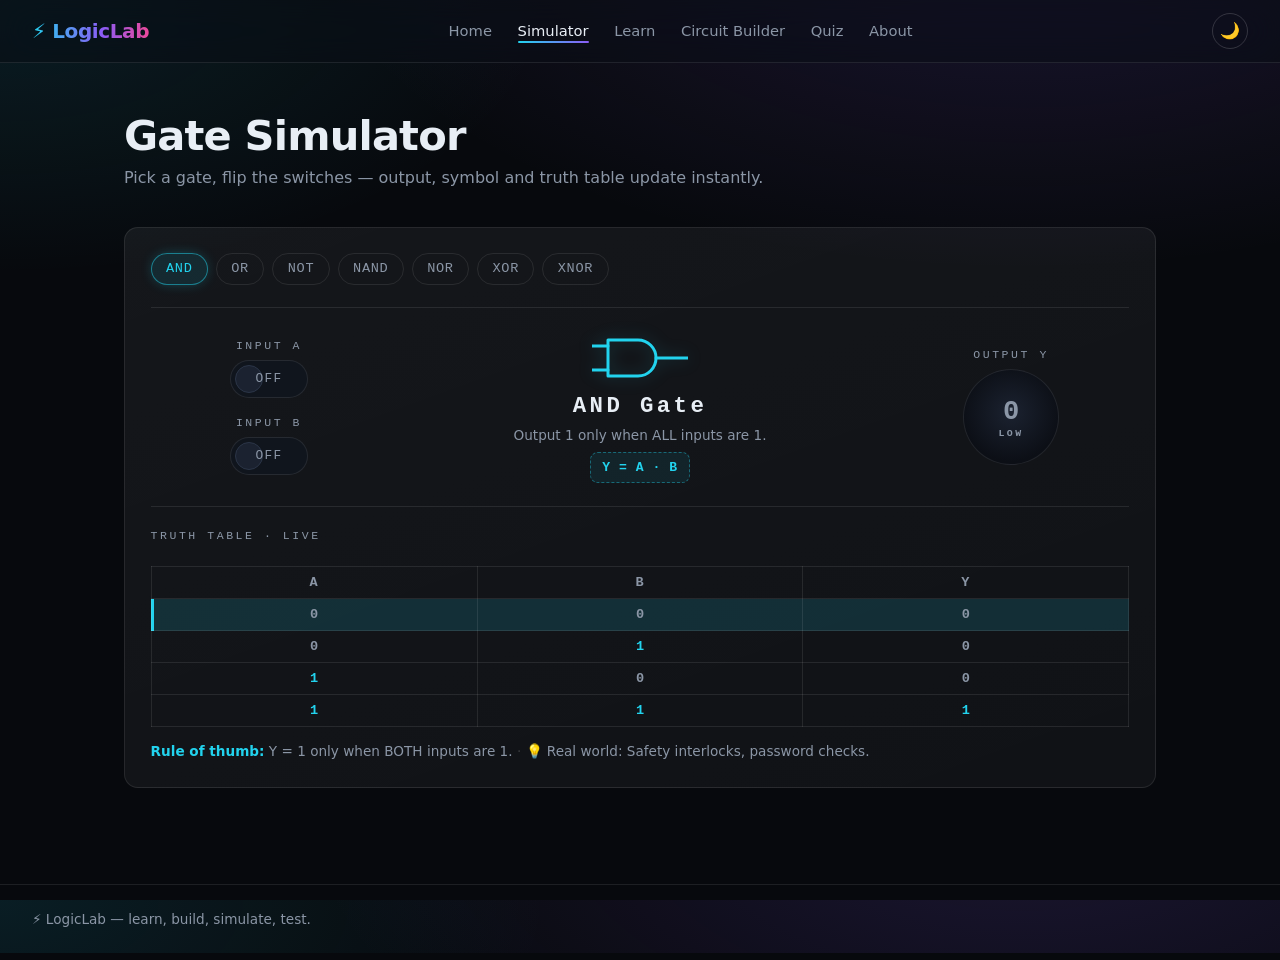
<file: pages/simulator.html>
<!DOCTYPE html>
<html lang="en">
<head>
    <meta charset="UTF-8">
    <meta name="viewport" content="width=device-width, initial-scale=1.0">
    <title>Logic Gate Simulator | LogicLab</title>
    <meta name="description" content="Interactive logic gate simulator. Pick a gate, flip the switches and watch the symbol, output LED and live truth table react instantly.">
    <link rel="stylesheet" href="../css/style.css">
</head>
<body class="dark-mode">

    <nav class="navbar">
        <div class="logo">⚡ LogicLab</div>
        <ul class="nav-links">
            <li><a href="../index.html">Home</a></li>
            <li><a href="simulator.html" class="active">Simulator</a></li>
            <li><a href="learn.html">Learn</a></li>
            <li><a href="builder.html">Circuit Builder</a></li>
            <li><a href="quiz.html">Quiz</a></li>
            <li><a href="about.html">About</a></li>
        </ul>
        <div class="nav-actions">
            <button id="theme-toggle">🌙</button>
            <div class="hamburger">☰</div>
        </div>
    </nav>

    <main class="page">
        <div class="page-head">
            <h1>Gate Simulator</h1>
            <p>Pick a gate, flip the switches — output, symbol and truth table update instantly.</p>
        </div>

        <div class="card sim-card">
            <div class="gate-picker" id="gate-picker" role="tablist">
                <button class="gate-chip active" data-gate="AND">AND</button>
                <button class="gate-chip" data-gate="OR">OR</button>
                <button class="gate-chip" data-gate="NOT">NOT</button>
                <button class="gate-chip" data-gate="NAND">NAND</button>
                <button class="gate-chip" data-gate="NOR">NOR</button>
                <button class="gate-chip" data-gate="XOR">XOR</button>
                <button class="gate-chip" data-gate="XNOR">XNOR</button>
            </div>

            <div class="sim-stage">
                <div class="sim-side" id="input-side">
                    <div class="sim-node" id="node-a">
                        <span class="node-tag">INPUT A</span>
                        <button id="input-a" class="paddle" aria-pressed="false">
                            <span class="knob"></span><span class="paddle-label">OFF</span>
                        </button>
                    </div>
                    <div class="sim-node" id="node-b">
                        <span class="node-tag">INPUT B</span>
                        <button id="input-b" class="paddle" aria-pressed="false">
                            <span class="knob"></span><span class="paddle-label">OFF</span>
                        </button>
                    </div>
                </div>

                <div class="sim-galaxy">
                    <svg id="sim-symbol" class="sim-symbol" viewBox="0 0 96 56" width="96" height="56"></svg>
                    <div class="sim-gate-name" id="sim-gate-name">AND</div>
                    <div class="sim-gate-desc" id="sim-gate-desc"></div>
                    <div class="expr-chip" id="sim-expr"></div>
                </div>

                <div class="sim-side">
                    <div class="sim-node">
                        <span class="node-tag">OUTPUT Y</span>
                        <div id="output-result" class="out-led">
                            <span class="out-val">0</span>
                            <span class="out-label">LOW</span>
                        </div>
                    </div>
                </div>
            </div>

            <div class="sim-tt-title">Truth table · live</div>
            <div id="sim-tt"></div>
            <div class="sim-hint" id="sim-hint"></div>
        </div>
    </main>

    <footer class="site-foot">
        <span>⚡ LogicLab — learn, build, simulate, test.</span>
    </footer>

    <script src="../js/gates.js"></script>
    <script src="../js/truth-table.js"></script>
    <script src="../js/simulator.js"></script>
    <script src="../js/app.js"></script>
</body>
</html>
</file>
<file: css/style.css>
/* ============================================================
   LogicLab — Global theme + pages
   Gen-Z futuristic: glass panels, soft neon accents, 2026 tool feel
   ============================================================ */

:root {
    --bg-0: #07090d;
    --bg-1: #0b1017;
    --bg-2: #0e141d;
    --panel: rgba(255, 255, 255, 0.04);
    --panel-2: rgba(255, 255, 255, 0.06);
    --line: rgba(255, 255, 255, 0.09);
    --line-strong: rgba(255, 255, 255, 0.16);
    --text: #e8eef5;
    --muted: #8b96a6;
    --cyan: #22d3ee;
    --violet: #8b5cf6;
    --pink: #ec4899;
    --green: #34d399;
    --amber: #fbbf24;
    --red: #f87171;
    --radius: 14px;
    --radius-sm: 10px;
    --glow-cyan: rgba(34, 211, 238, 0.45);
    --font: 'Inter', 'Segoe UI', system-ui, -apple-system, sans-serif;
    --mono: 'JetBrains Mono', 'Cascadia Code', ui-monospace, monospace;
}

* { margin: 0; padding: 0; box-sizing: border-box; }

html, body { height: 100%; }

body {
    font-family: var(--font);
    background:
        radial-gradient(1200px 600px at 80% -10%, rgba(139, 92, 246, 0.16), transparent 60%),
        radial-gradient(1000px 500px at 0% 0%, rgba(34, 211, 238, 0.10), transparent 55%),
        var(--bg-0);
    color: var(--text);
    min-height: 100vh;
    -webkit-font-smoothing: antialiased;
}

body.light-mode {
    background:
        radial-gradient(1200px 600px at 80% -10%, rgba(139, 92, 246, 0.10), transparent 60%),
        var(--bg-light);
    background-color: #eef2f6;
    --text: #1c2836;
    --muted: #5b6b7c;
    --line: rgba(0, 0, 0, 0.08);
    --panel: rgba(0, 0, 0, 0.03);
}

::selection { background: rgba(34, 211, 238, 0.3); }

a { color: inherit; text-decoration: none; }
button { font-family: inherit; color: inherit; }
input, select { font-family: inherit; color: inherit; }

/* ---------- Scrollbars ---------- */
::-webkit-scrollbar { width: 10px; height: 10px; }
::-webkit-scrollbar-thumb { background: rgba(255, 255, 255, 0.12); border-radius: 8px; border: 2px solid transparent; background-clip: content-box; }
::-webkit-scrollbar-thumb:hover { background: rgba(255, 255, 255, 0.22); background-clip: content-box; }
::-webkit-scrollbar-track { background: transparent; }

/* ---------- Navbar ---------- */
.navbar {
    position: sticky;
    top: 0;
    z-index: 1000;
    display: flex;
    align-items: center;
    justify-content: space-between;
    padding: 0.8rem 2rem;
    background: rgba(10, 14, 20, 0.6);
    backdrop-filter: blur(18px) saturate(140%);
    -webkit-backdrop-filter: blur(18px) saturate(140%);
    border-bottom: 1px solid var(--line);
}

.light-mode .navbar { background: rgba(255, 255, 255, 0.6); }

.logo {
    font-size: 1.25rem;
    font-weight: 800;
    letter-spacing: -0.02em;
    background: linear-gradient(92deg, var(--cyan), var(--violet) 60%, var(--pink));
    -webkit-background-clip: text;
    background-clip: text;
    -webkit-text-fill-color: transparent;
}

.nav-links { display: flex; list-style: none; gap: 1.6rem; align-items: center; }

.nav-links a {
    font-weight: 500;
    font-size: 0.92rem;
    color: var(--muted);
    transition: color 0.2s ease;
    position: relative;
    padding: 4px 0;
}

.nav-links a::after {
    content: "";
    position: absolute;
    left: 0; right: 100%; bottom: 0;
    height: 2px;
    border-radius: 2px;
    background: linear-gradient(90deg, var(--cyan), var(--violet));
    transition: right 0.25s ease;
}

.nav-links a:hover, .nav-links a.active { color: var(--text); }
.nav-links a:hover::after, .nav-links a.active::after { right: 0; }

.nav-actions { display: flex; align-items: center; gap: 1rem; }

#theme-toggle {
    background: none;
    border: 1px solid var(--line-strong);
    border-radius: 999px;
    width: 36px; height: 36px;
    font-size: 1rem;
    cursor: pointer;
    transition: transform 0.2s ease, border-color 0.2s ease;
}
#theme-toggle:hover { transform: rotate(-20deg) scale(1.05); border-color: var(--cyan); }

.hamburger { display: none; font-size: 1.4rem; cursor: pointer; }

@media (max-width: 820px) {
    .nav-links {
        display: flex;
        flex-direction: column;
        gap: 0.3rem;
        position: absolute;
        top: calc(100% + 8px);
        left: 1rem; right: 1rem;
        padding: 1rem;
        background: rgba(10, 14, 20, 0.92);
        backdrop-filter: blur(14px);
        -webkit-backdrop-filter: blur(14px);
        border: 1px solid var(--line-strong);
        border-radius: 16px;
        box-shadow: 0 24px 60px -20px rgba(0, 0, 0, 0.8);
        opacity: 0;
        pointer-events: none;
        transform: translateY(-8px);
        transition: opacity 0.2s ease, transform 0.2s ease;
        z-index: 2000;
    }
    body.light-mode .nav-links { background: rgba(238, 242, 246, 0.95); }
    .nav-links.open { opacity: 1; pointer-events: auto; transform: translateY(0); }
    .hamburger { display: block; }
    .navbar { padding: 0.8rem 1rem; }
}

/* ---------- Mobile tweaks (all pages) ---------- */
html { -webkit-text-size-adjust: 100%; }
button, .btn { touch-action: manipulation; }

@media (max-width: 820px) {
    .hero { min-height: 62vh; padding: 2.5rem 1.1rem; }
    .hero h1 { font-size: clamp(2rem, 8vw, 3rem); }
    .grid { gap: 1rem; }
    .page { padding: 2rem 1.1rem 3rem; }
    .card, .sim-card { border-radius: 16px; }
    .quiz-opt { width: 100%; }
    .sim-card { padding: 1rem; }
}

@media (max-width: 480px) {
    .page { padding: 1.5rem 0.9rem 2.5rem; }
    .hero-actions .btn { width: 100%; justify-content: center; }
    .btn-switch { width: 100%; }
    .controls { flex-direction: column; align-items: stretch; gap: 0.8rem; }
    .inputs { flex-direction: column; }
    .site-foot { flex-direction: column; gap: 0.2rem; text-align: center; }
}

/* ---------- Hero ---------- */
.hero {
    display: flex;
    flex-direction: column;
    align-items: center;
    justify-content: center;
    min-height: 74vh;
    text-align: center;
    padding: 3rem 1.5rem;
    position: relative;
    overflow: hidden;
}

.hero::before {
    content: "";
    position: absolute;
    inset: 0;
    background:
        radial-gradient(600px 300px at 50% 40%, rgba(34, 211, 238, 0.10), transparent 65%),
        repeating-linear-gradient(0deg, transparent 0 39px, rgba(255, 255, 255, 0.015) 39px 40px);
    pointer-events: none;
}

.hero-kicker {
    font-size: 0.8rem;
    letter-spacing: 0.28em;
    text-transform: uppercase;
    color: var(--cyan);
    font-weight: 700;
    margin-bottom: 1.4rem;
}

.hero h1 {
    font-size: clamp(2.4rem, 6vw, 4.5rem);
    font-weight: 900;
    letter-spacing: -0.03em;
    line-height: 1.02;
    background: linear-gradient(180deg, #fff 30%, rgba(255, 255, 255, 0.35));
    -webkit-background-clip: text;
    background-clip: text;
    -webkit-text-fill-color: transparent;
    max-width: 900px;
    margin-bottom: 1.2rem;
}

.light-mode .hero h1 { background: linear-gradient(180deg, #0c1620 30%, #3b4a5c); -webkit-background-clip: text; -webkit-text-fill-color: transparent; }

.hero p {
    font-size: 1.1rem;
    color: var(--muted);
    max-width: 620px;
    line-height: 1.6;
    margin-bottom: 2.4rem;
}

.hero-actions { display: flex; gap: 1rem; flex-wrap: wrap; justify-content: center; }

/* ---------- Buttons ---------- */
.btn {
    display: inline-flex;
    align-items: center;
    gap: 0.5rem;
    padding: 0.8rem 1.6rem;
    border-radius: 999px;
    font-weight: 700;
    font-size: 0.95rem;
    cursor: pointer;
    border: 1px solid transparent;
    transition: transform 0.15s ease, box-shadow 0.2s ease, background 0.2s ease;
    user-select: none;
}
.btn:active { transform: scale(0.97); }

.btn-primary {
    background: linear-gradient(92deg, var(--cyan), var(--violet));
    color: #04121a;
    box-shadow: 0 0 0 1px rgba(34, 211, 238, 0.25), 0 8px 30px -12px var(--glow-cyan);
}
.btn-primary:hover { transform: translateY(-2px); box-shadow: 0 0 30px -6px var(--glow-cyan), 0 14px 40px -14px rgba(139, 92, 246, 0.5); }

.btn-secondary {
    background: var(--panel);
    border-color: var(--line-strong);
    color: var(--text);
}
.btn-secondary:hover { border-color: var(--cyan); background: var(--panel-2); }

/* ---------- Page shells (learn / quiz / about) ---------- */
.page {
    max-width: 1080px;
    margin: 0 auto;
    padding: 3rem 1.5rem 6rem;
}

.page-head { margin-bottom: 2.5rem; }
.page-head h1 { font-size: clamp(1.8rem, 4vw, 2.6rem); letter-spacing: -0.02em; }
.page-head p { color: var(--muted); margin-top: 0.5rem; }

/* ---------- Cards / grids ---------- */
.grid { display: grid; gap: 1.2rem; }
.grid-3 { grid-template-columns: repeat(auto-fill, minmax(260px, 1fr)); }
.grid-2 { grid-template-columns: repeat(auto-fill, minmax(320px, 1fr)); }

.card {
    background: linear-gradient(160deg, var(--panel-2), var(--panel));
    border: 1px solid var(--line);
    border-radius: var(--radius);
    padding: 1.4rem;
    transition: transform 0.18s ease, border-color 0.18s ease, background 0.18s ease;
    position: relative;
    overflow: hidden;
}
.card:hover { transform: translateY(-3px); border-color: var(--line-strong); background: var(--panel-2); }

.card .card-icon {
    font-size: 1.6rem;
    width: 46px; height: 46px;
    display: grid;
    place-items: center;
    border-radius: 12px;
    background: linear-gradient(135deg, rgba(34, 211, 238, 0.15), rgba(139, 92, 246, 0.15));
    border: 1px solid var(--line);
    margin-bottom: 0.9rem;
}
.card h3 { font-size: 1.05rem; margin-bottom: 0.3rem; }
.card p { color: var(--muted); font-size: 0.9rem; line-height: 1.5; }

/* ---------- Simulator page (legacy single-gate) ---------- */
#simulator-container {
    background: var(--panel);
    border: 1px solid var(--line);
    border-radius: var(--radius);
    padding: 2rem;
    display: inline-block;
    box-shadow: 0 20px 60px -30px rgba(0,0,0,0.6);
}
.btn-switch {
    padding: 0.55rem 1.1rem;
    border: 1px solid var(--line-strong);
    border-radius: 10px;
    background: var(--panel-2);
    color: var(--muted);
    cursor: pointer;
    margin: 0.35rem;
    font-weight: 600;
    transition: all 0.15s ease;
}
.btn-switch.active { color: var(--cyan); border-color: var(--cyan); box-shadow: 0 0 14px -4px var(--glow-cyan); }
#output-result { font-size: 2rem; font-weight: 800; font-family: var(--mono); color: var(--muted); }
#output-result.active { color: var(--accent, var(--pink)); }

.controls select {
    background: var(--bg-2);
    border: 1px solid var(--line-strong);
    border-radius: 10px;
    padding: 0.55rem 1rem;
    font-weight: 600;
    outline: none;
}
.controls select:focus { border-color: var(--cyan); }

/* ---------- Learn page ---------- */
.truth-table {
    width: 100%;
    border-collapse: collapse;
    font-family: var(--mono);
    font-size: 0.85rem;
    margin-top: 0.6rem;
}
.truth-table th, .truth-table td { border: 1px solid var(--line); padding: 5px 8px; text-align: center; }
.truth-table th { color: var(--muted); font-weight: 600; }
.bin { font-weight: 700; }
.bin.hi { color: var(--green); }
.bin.lo { color: var(--muted); }

.note {
    border-left: 3px solid var(--violet);
    background: rgba(139, 92, 246, 0.08);
    padding: 0.9rem 1.1rem;
    border-radius: 0 var(--radius-sm) var(--radius-sm) 0;
    color: var(--muted);
    font-size: 0.92rem;
    line-height: 1.5;
}
.note b { color: var(--text); }

/* ---------- Course / lesson components (Learn + Home) ---------- */
.section-head {
    display: flex;
    align-items: center;
    gap: 0.8rem;
    margin: 3rem 0 1.4rem;
}
.section-head .sh-num {
    font-family: var(--mono);
    font-size: 0.8rem;
    font-weight: 800;
    color: #04121a;
    background: linear-gradient(92deg, var(--cyan), var(--violet));
    border-radius: 10px;
    padding: 0.32rem 0.6rem;
    letter-spacing: 0.08em;
    flex-shrink: 0;
}
.section-head h2 { font-size: 1.25rem; letter-spacing: -0.01em; }
.section-head .sh-note { color: var(--muted); font-size: 0.82rem; margin-left: auto; }

.lesson-card {
    background: var(--panel);
    border: 1px solid var(--line);
    border-radius: var(--radius);
    padding: 1.4rem;
    position: relative;
    overflow: hidden;
    display: flex;
    flex-direction: column;
    gap: 0.7rem;
    transition: transform 0.18s ease, border-color 0.18s ease, background 0.18s ease;
}
.lesson-card::before {
    content: "";
    position: absolute;
    left: 0; top: 0; bottom: 0;
    width: 3px;
    background: var(--accent, var(--cyan));
}
.lesson-card:hover { transform: translateY(-3px); border-color: var(--line-strong); background: var(--panel-2); }
.lesson-card .lc-top {
    display: flex;
    justify-content: space-between;
    align-items: center;
    gap: 0.8rem;
    flex-wrap: wrap;
}
.lesson-card h3 { font-size: 1.06rem; }
.lesson-card .gate-rule {
    font-size: 0.92rem;
    color: var(--text);
    line-height: 1.55;
}
.lesson-card .gate-rule b { color: var(--accent, var(--cyan)); }
.lesson-card .real, .lesson-card .mmm {
    font-size: 0.85rem;
    color: var(--muted);
    line-height: 1.55;
    padding-left: 1rem;
    position: relative;
}
.lesson-card .real::before { content: "💡"; position: absolute; left: 0; }
.lesson-card .mmm::before { content: "🧠"; position: absolute; left: 0; }

.badge {
    font-family: var(--mono);
    font-size: 0.68rem;
    font-weight: 800;
    letter-spacing: 0.1em;
    padding: 0.28rem 0.6rem;
    border-radius: 999px;
    color: var(--accent, var(--cyan));
    border: 1px solid color-mix(in srgb, var(--accent, var(--cyan)) 45%, transparent);
    background: color-mix(in srgb, var(--accent, var(--cyan)) 10%, transparent);
    white-space: nowrap;
}

.sym-box {
    border: 1px solid var(--line);
    background: var(--bg-1);
    border-radius: var(--radius-sm);
    color: var(--accent, var(--cyan));
    flex-shrink: 0;
}
.expr-chip {
    font-family: var(--mono);
    font-size: 0.82rem;
    font-weight: 700;
    letter-spacing: 0.04em;
    color: var(--accent, var(--cyan));
    background: color-mix(in srgb, var(--accent, var(--cyan)) 8%, transparent);
    border: 1px dashed color-mix(in srgb, var(--accent, var(--cyan)) 40%, transparent);
    border-radius: 8px;
    padding: 0.45rem 0.7rem;
    display: inline-block;
}

.tt { font-size: 0.85rem; width: 100%; }
.tt .truth-table { margin-top: 0.3rem; }

.tip-box {
    border: 1px solid color-mix(in srgb, var(--amber) 40%, transparent);
    background: rgba(251, 191, 36, 0.08);
    border-radius: var(--radius-sm);
    padding: 0.7rem 0.9rem;
    font-size: 0.86rem;
    line-height: 1.5;
    color: var(--muted);
}
.tip-box b, .tip-box .t-head { color: var(--amber); }
.info-list { list-style: none; display: flex; flex-direction: column; gap: 0.7rem; font-size: 0.9rem; line-height: 1.5; color: var(--muted); }
.info-list li { padding-left: 1.4rem; position: relative; }
.info-list li::before { content: "▹"; position: absolute; left: 0; color: var(--cyan); }

.glossary { display: grid; grid-template-columns: repeat(auto-fill, minmax(240px, 1fr)); gap: 0.8rem; }
.glossary .card { padding: 1rem 1.1rem; }
.glossary .card b { color: var(--text); font-size: 0.9rem; display: block; margin-bottom: 0.25rem; }
.glossary .card span { color: var(--muted); font-size: 0.85rem; line-height: 1.45; }

.kbd {
    font-family: var(--mono);
    font-size: 0.75rem;
    border: 1px solid var(--line-strong);
    border-bottom-width: 2px;
    border-radius: 6px;
    padding: 0.1rem 0.4rem;
    color: var(--text);
    background: var(--panel-2);
}

/* ---- Home: course path steps + stat badges ---- */
.step-strip {
    display: grid;
    grid-template-columns: repeat(auto-fit, minmax(150px, 1fr));
    gap: 0.8rem;
    margin: 2rem 0 0.4rem;
}
.step-card {
    background: var(--panel);
    border: 1px solid var(--line);
    border-radius: var(--radius);
    padding: 1rem 1.1rem;
    display: flex;
    align-items: center;
    gap: 0.8rem;
    transition: transform 0.18s ease, border-color 0.18s ease, background 0.18s ease;
}
.step-card:hover { transform: translateY(-3px); border-color: var(--line-strong); background: var(--panel-2); }
.step-card .st-num {
    font-family: var(--mono);
    font-weight: 800;
    width: 38px; height: 38px;
    border-radius: 12px;
    display: grid;
    place-items: center;
    flex-shrink: 0;
    color: #04121a;
    background: linear-gradient(135deg, var(--cyan), var(--violet));
}
.step-card h3 { font-size: 0.95rem; margin-bottom: 0.15rem; }
.step-card p { font-size: 0.8rem; color: var(--muted); line-height: 1.4; }

.stat-chips { display: flex; flex-wrap: wrap; justify-content: center; gap: 0.6rem; margin-top: 1rem; }
.stat-chips .chip {
    font-size: 0.78rem;
    font-weight: 700;
    letter-spacing: 0.04em;
    color: var(--muted);
    border: 1px solid var(--line-strong);
    background: var(--panel);
    padding: 0.4rem 0.8rem;
    border-radius: 999px;
}
.stat-chips .chip b { color: var(--cyan); font-family: var(--mono); }

.cta-strip {
    border: 1px solid color-mix(in srgb, var(--cyan) 35%, transparent);
    background: linear-gradient(120deg, rgba(34,211,238,0.10), rgba(139,92,246,0.12));
    border-radius: var(--radius);
    padding: 1.6rem;
    margin-top: 3rem;
    display: flex;
    flex-wrap: wrap;
    align-items: center;
    justify-content: space-between;
    gap: 1rem;
}
.cta-strip h3 { font-size: 1.15rem; margin-bottom: 0.3rem; }
.cta-strip p { color: var(--muted); font-size: 0.9rem; }

.glass {
    background: var(--panel);
    border: 1px solid var(--line);
    border-radius: var(--radius);
    padding: 1.2rem;
    display: flex;
    flex-direction: column;
    gap: 1rem;
}

/* ---------- Quiz ---------- */
.quiz-box { max-width: 720px; margin: 0 auto; }
.quiz-top {
    display: flex;
    justify-content: space-between;
    align-items: center;
    margin-bottom: 0.2rem;
}
.qz-counter {
    font-family: var(--mono);
    font-size: 0.78rem;
    font-weight: 800;
    letter-spacing: 0.1em;
    color: var(--muted);
}
.qz-counter span { color: var(--cyan); font-size: 1.1rem; }
.qz-score {
    font-family: var(--mono);
    font-size: 0.85rem;
    font-weight: 800;
    color: var(--green);
    border: 1px solid color-mix(in srgb, var(--green) 40%, transparent);
    background: rgba(52, 211, 153, 0.08);
    padding: 0.3rem 0.7rem;
    border-radius: 999px;
}
.qz-actions { display: flex; align-items: center; gap: 0.5rem; }
.qz-sound {
    background: transparent;
    border: 1px solid var(--line);
    border-radius: 999px;
    padding: 0.25rem 0.55rem;
    font-size: 0.9rem;
    line-height: 1;
    cursor: pointer;
    transition: border-color 0.2s ease, background 0.2s ease, opacity 0.2s ease;
}
.qz-sound:hover { border-color: var(--cyan); background: var(--panel-2); }
.qz-sound.off { opacity: 0.55; }
.quiz-progress { height: 6px; background: var(--panel-2); border-radius: 4px; overflow: hidden; margin: 1.2rem 0; }
.quiz-progress > div { height: 100%; background: linear-gradient(90deg, var(--cyan), var(--violet)); transition: width 0.3s ease; }
.quiz-symbol {
    display: flex;
    justify-content: center;
    margin-bottom: 1rem;
    color: var(--cyan);
}
.quiz-symbol svg {
    border: 1px solid var(--line);
    background: var(--bg-1);
    border-radius: var(--radius-sm);
    padding: 0.4rem 0.8rem;
    filter: drop-shadow(0 0 10px rgba(34, 211, 238, 0.18));
}
.quiz-q { font-size: 1.15rem; font-weight: 600; margin-bottom: 1.4rem; line-height: 1.5; }
.quiz-opt {
    width: 100%;
    text-align: left;
    display: flex;
    align-items: center;
    background: var(--panel);
    border: 1px solid var(--line);
    border-radius: var(--radius-sm);
    padding: 0.9rem 1.2rem;
    margin-bottom: 0.7rem;
    cursor: pointer;
    font-size: 0.95rem;
    transition: border-color 0.15s ease, background 0.15s ease, transform 0.1s ease;
}
.quiz-opt:before {
    content: attr(data-key);
    font-family: var(--mono);
    font-size: 0.72rem;
    font-weight: 800;
    color: var(--muted);
    border: 1px solid var(--line-strong);
    border-radius: 7px;
    padding: 0.2rem 0.5rem;
    margin-right: 0.8rem;
    flex-shrink: 0;
}
.quiz-opt:hover { border-color: var(--cyan); background: var(--panel-2); transform: translateX(3px); }
.quiz-opt.correct { border-color: var(--green); background: rgba(52, 211, 153, 0.12); }
.quiz-opt.correct:before { color: var(--green); border-color: var(--green); }
.quiz-opt.wrong { border-color: var(--red); background: rgba(248, 113, 113, 0.12); }
.quiz-opt.wrong:before { color: var(--red); border-color: var(--red); }
.quiz-opt:disabled { cursor: default; opacity: 0.85; transform: none; }
.quiz-fb {
    margin-top: 1rem;
    padding: 0.9rem 1.1rem;
    border-radius: var(--radius-sm);
    font-size: 0.92rem;
    line-height: 1.55;
    border: 1px solid var(--line);
    background: var(--panel-2);
}
.quiz-fb.fb-correct { border-color: color-mix(in srgb, var(--green) 45%, transparent); background: rgba(52, 211, 153, 0.1); }
.quiz-fb.fb-wrong { border-color: color-mix(in srgb, var(--red) 45%, transparent); background: rgba(248, 113, 113, 0.1); }
.quiz-foot {
    display: flex;
    justify-content: space-between;
    align-items: center;
    gap: 0.8rem;
    margin-top: 1.2rem;
    flex-wrap: wrap;
}
.quiz-foot .btn:last-child { margin-left: auto; }

.quiz-result {
    text-align: center;
    padding: 1.6rem 0.4rem 0.4rem;
    display: flex;
    flex-direction: column;
    align-items: center;
    gap: 0.7rem;
}
.qr-ring {
    width: 132px; height: 132px;
    border-radius: 50%;
    display: grid;
    place-items: center;
    background: conic-gradient(var(--green) 0%, var(--panel-2) 0);
    margin-bottom: 0.4rem;
    position: relative;
}
.qr-ring::after {
    content: "";
    position: absolute;
    inset: 12px;
    border-radius: 50%;
    background: var(--bg-1);
}
.qr-ring span {
    position: relative;
    z-index: 1;
    font-family: var(--mono);
    font-size: 1.9rem;
    font-weight: 800;
    color: var(--text);
}
.quiz-result h3 { font-size: 1.3rem; }
.quiz-result p, .quiz-result .qr-score-line { color: var(--muted); font-size: 0.92rem; }
.quiz-result .qr-score-line b { color: var(--green); font-family: var(--mono); }
.qr-breakdown {
    display: flex;
    gap: 0.6rem;
    flex-wrap: wrap;
    justify-content: center;
    margin-top: 0.2rem;
}
.qr-breakdown span {
    font-size: 0.85rem;
    border: 1px solid var(--line);
    border-radius: 999px;
    padding: 0.4rem 0.85rem;
    background: var(--panel);
}
.qr-good b { color: var(--green); font-family: var(--mono); }
.qr-bad b { color: var(--red); font-family: var(--mono); }

/* ---------- Footer ---------- */
footer.site-foot {
    border-top: 1px solid var(--line);
    padding: 1.6rem 2rem;
    color: var(--muted);
    font-size: 0.85rem;
    display: flex;
    justify-content: space-between;
    flex-wrap: wrap;
    gap: 0.5rem;
}

/* ---------- Motion safety ---------- */
@media (prefers-reduced-motion: reduce) {
    *, *::before, *::after { animation-duration: 0.001s !important; transition-duration: 0.001s !important; }
}
/* ============================ Simulator ============================ */
.sim-card { padding: 1.6rem; }
.gate-picker { display: flex; flex-wrap: wrap; gap: 0.5rem; margin-bottom: 1.4rem; }
.gate-chip { background: var(--panel-1); border: 1px solid var(--line); color: var(--muted);
  padding: 0.45rem 0.9rem; border-radius: 999px; font-family: var(--mono); font-size: 0.85rem;
  letter-spacing: 0.05em; cursor: pointer; transition: all 0.18s; }
.gate-chip:hover { color: var(--text); border-color: var(--cyan); transform: translateY(-1px); }
.gate-chip.active { color: var(--cyan); border-color: rgba(34,211,238,0.5); background: rgba(34,211,238,0.1);
  box-shadow: 0 0 14px -4px var(--glow-cyan); }

.sim-stage { display: grid; grid-template-columns: minmax(140px,1fr) minmax(220px,2fr) minmax(140px,1fr);
  gap: 1rem; align-items: center; padding: 1.4rem 0; border-top: 1px solid var(--line); border-bottom: 1px solid var(--line); }
.sim-side { display: flex; flex-direction: column; gap: 1.1rem; align-items: center; }
.sim-node { display: flex; flex-direction: column; align-items: center; gap: 0.5rem; }
.node-tag { font-family: var(--mono); font-size: 0.72rem; letter-spacing: 0.22em; color: var(--muted); }

.paddle { position: relative; width: 78px; height: 38px; border-radius: 999px; background: #10151d;
  border: 1px solid var(--line); cursor: pointer; outline: none;
  transition: border-color 0.15s, box-shadow 0.15s; }
.paddle .knob { position: absolute; top: 4px; left: 4px; width: 28px; height: 28px; border-radius: 50%;
  background: #1b2230; border: 1px solid #2b3547;
  transition: transform 0.18s cubic-bezier(0.34,1.56,0.64,1), background 0.15s, box-shadow 0.15s; }
.paddle.on { border-color: rgba(34,211,238,0.55); box-shadow: 0 0 16px -4px var(--glow-cyan); }
.paddle.on .knob { transform: translateX(40px); background: var(--cyan); border-color: var(--cyan);
  box-shadow: 0 0 12px -2px var(--glow-cyan); }
.paddle-label { position: absolute; inset: 0; line-height: 36px; text-align: center;
  font-family: var(--mono); font-size: 0.8rem; letter-spacing: 0.1em; color: var(--muted);
  pointer-events: none; }
.paddle.on .paddle-label { color: #04121a; }

.sim-galaxy { display: flex; flex-direction: column; align-items: center; gap: 0.4rem; text-align: center; }
.sim-symbol { width: 96px; height: 56px; filter: drop-shadow(0 0 8px rgba(34,211,238,0.25)); }
.sim-symbol path { stroke: var(--cyan); stroke-width: 3; fill: none; stroke-linecap: round; stroke-linejoin: round; }
.sim-symbol .bubble { fill: var(--cyan); stroke: none; }
.sim-gate-name { font-family: var(--mono); font-size: 1.4rem; font-weight: 700; letter-spacing: 0.15em; color: var(--text); }
.sim-gate-desc { color: var(--muted); font-size: 0.85rem; max-width: 320px; line-height: 1.5; }

.out-led { width: 96px; height: 96px; border-radius: 50%; display: flex; flex-direction: column;
  align-items: center; justify-content: center; gap: 0.1rem;
  background: radial-gradient(circle at 50% 45%, #1b2230, #0c0f16 70%); border: 1px solid var(--line);
  transition: border-color 0.15s, box-shadow 0.2s, background 0.2s; }
.out-val { font-family: var(--mono); font-size: 1.7rem; font-weight: 800; color: var(--muted); transition: color 0.15s; }
.out-label { font-family: var(--mono); font-size: 0.62rem; letter-spacing: 0.25em; color: var(--muted); transition: color 0.15s; }
.out-led.on { border-color: rgba(34,211,238,0.6);
  background: radial-gradient(circle at 50% 45%, #0e2a35, #0c1a22 75%);
  box-shadow: 0 0 28px -6px var(--glow-cyan), inset 0 0 26px -12px var(--glow-cyan); }
.out-led.on .out-val { color: var(--cyan); }
.out-led.on .out-label { color: var(--cyan); }

.sim-tt-title { margin-top: 1.4rem; font-family: var(--mono); font-size: 0.72rem; letter-spacing: 0.22em;
  color: var(--muted); text-transform: uppercase; }
#sim-tt { margin-top: 0.9rem; overflow-x: auto; }
#sim-tt .truth-table { border-collapse: collapse; font-family: var(--mono); font-size: 0.85rem; text-align: center; }
#sim-tt .truth-table th, #sim-tt .truth-table td { padding: 0.5rem 0.95rem; border-bottom: 1px solid var(--line); }
#sim-tt .truth-table th { color: var(--muted); font-weight: 600; letter-spacing: 0.08em; }
#sim-tt .truth-table tr { transition: background 0.15s; }
#sim-tt .truth-table tr.cur { background: rgba(34,211,238,0.14); box-shadow: inset 3px 0 0 var(--cyan); }
#sim-tt .bin.hi { color: var(--cyan); }
#sim-tt .bin.lo { color: var(--muted); }
.sim-hint { margin-top: 0.9rem; font-size: 0.85rem; line-height: 1.5; color: var(--muted); }
.sim-hint b { color: var(--cyan); }
.sim-hint .hint-sep { color: var(--line-strong); }

@media (max-width: 720px) { .sim-stage { grid-template-columns: 1fr; gap: 1.3rem; } .sim-side { flex-direction: row; justify-content: center; } }
@media (prefers-reduced-motion: reduce) { .paddle .knob, .gate-chip, .out-led { transition: none; } }
</file>
